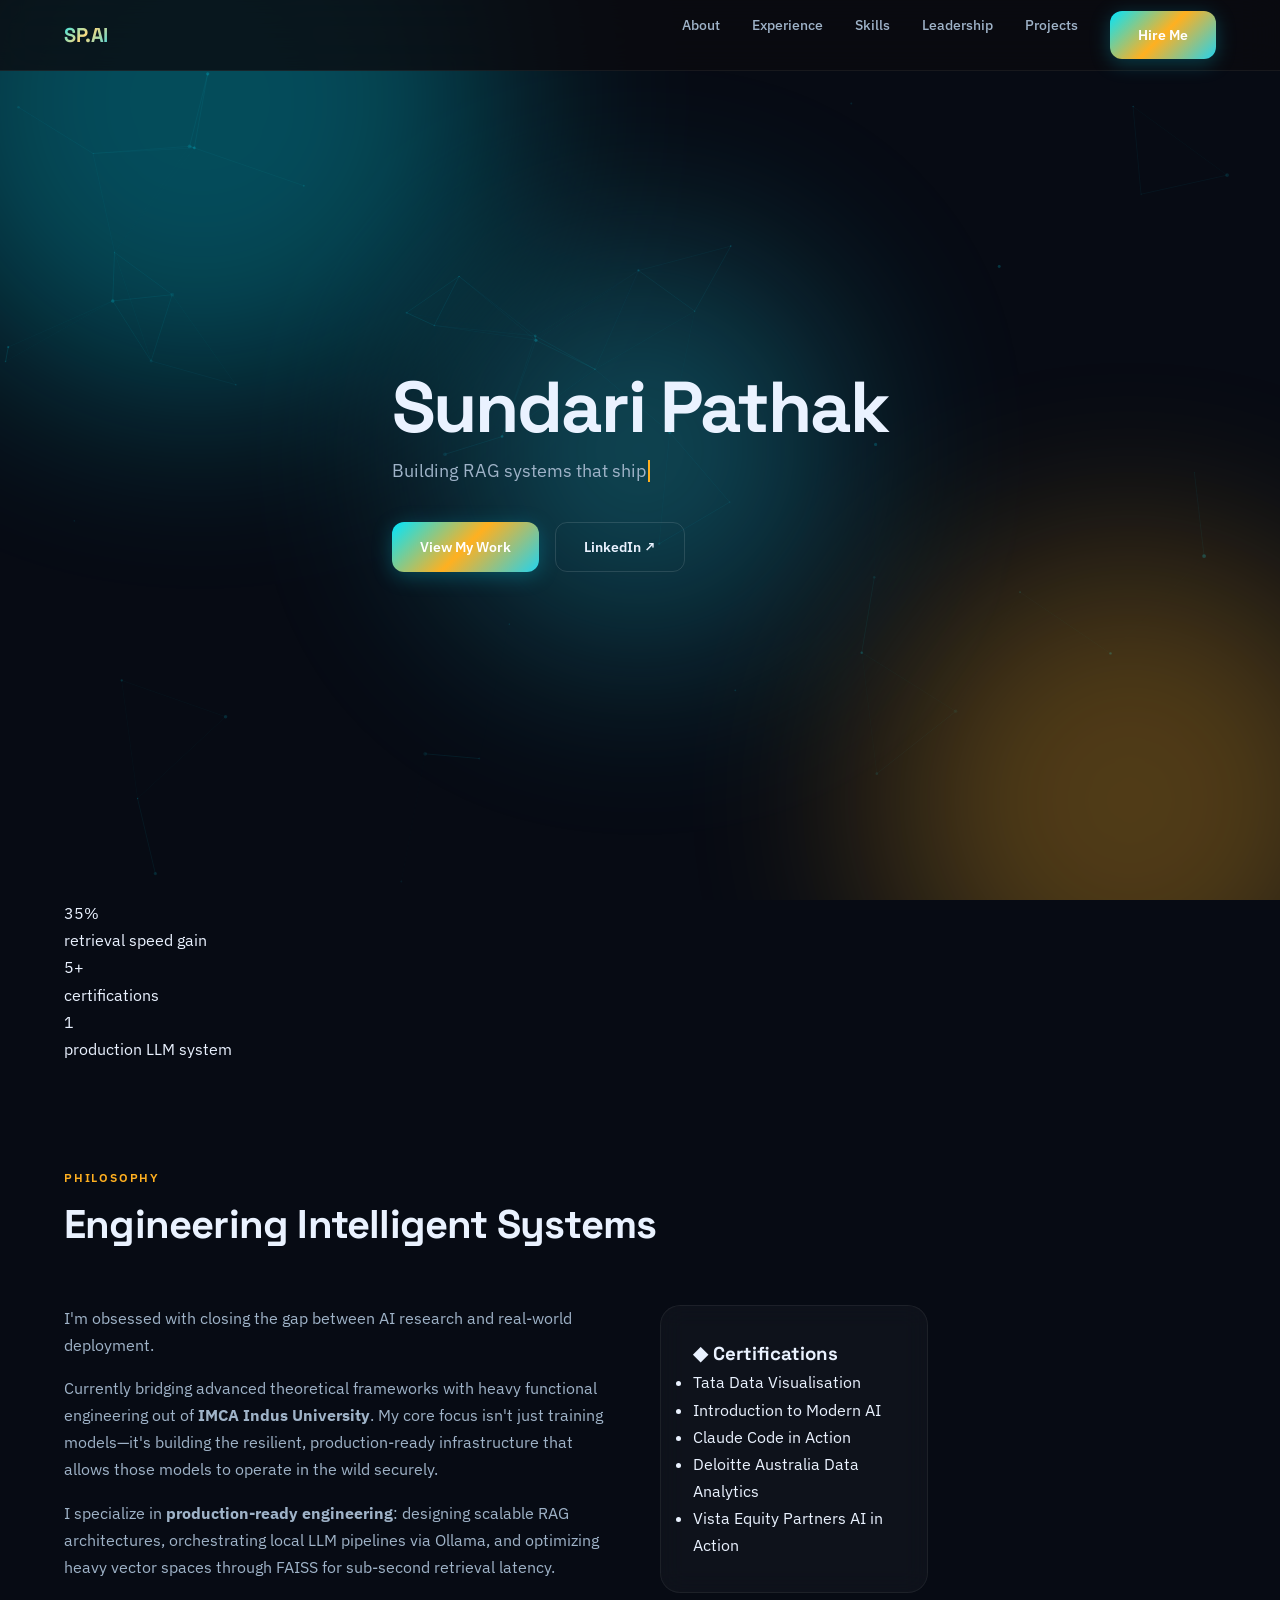
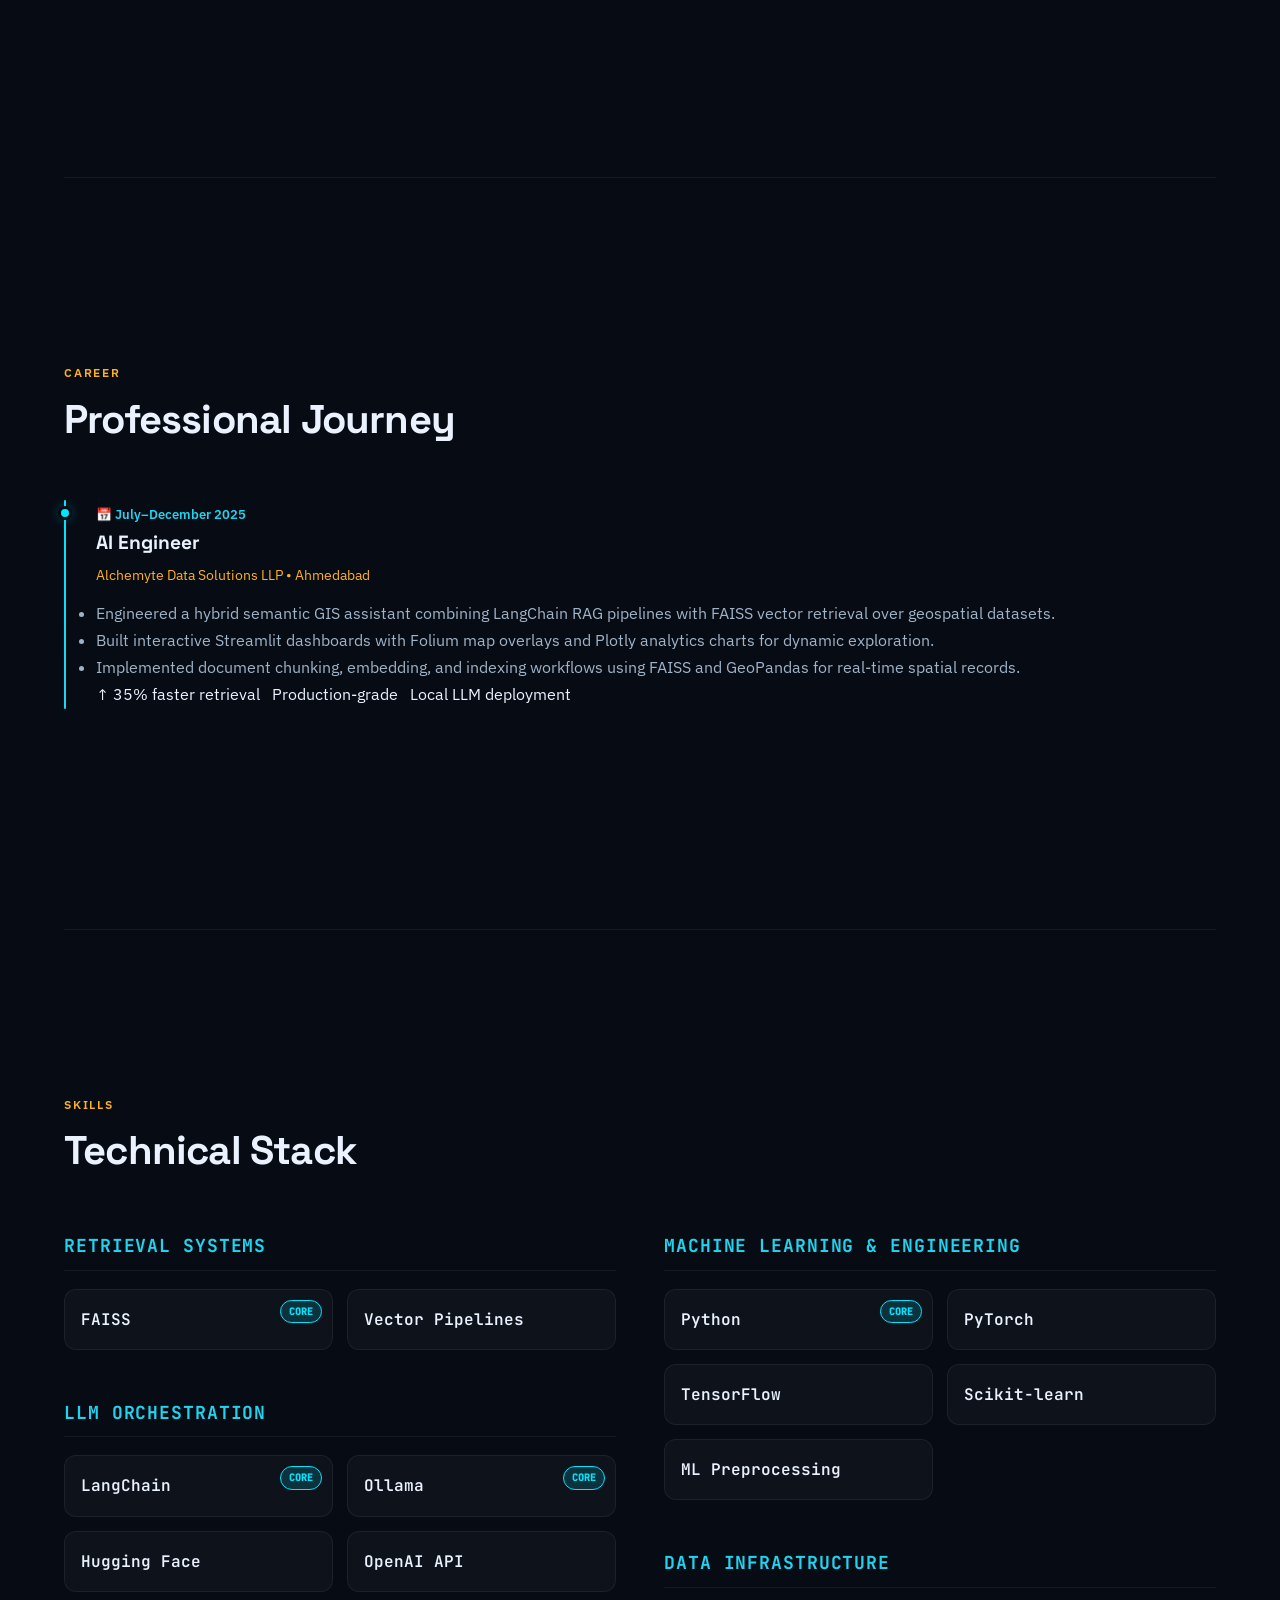
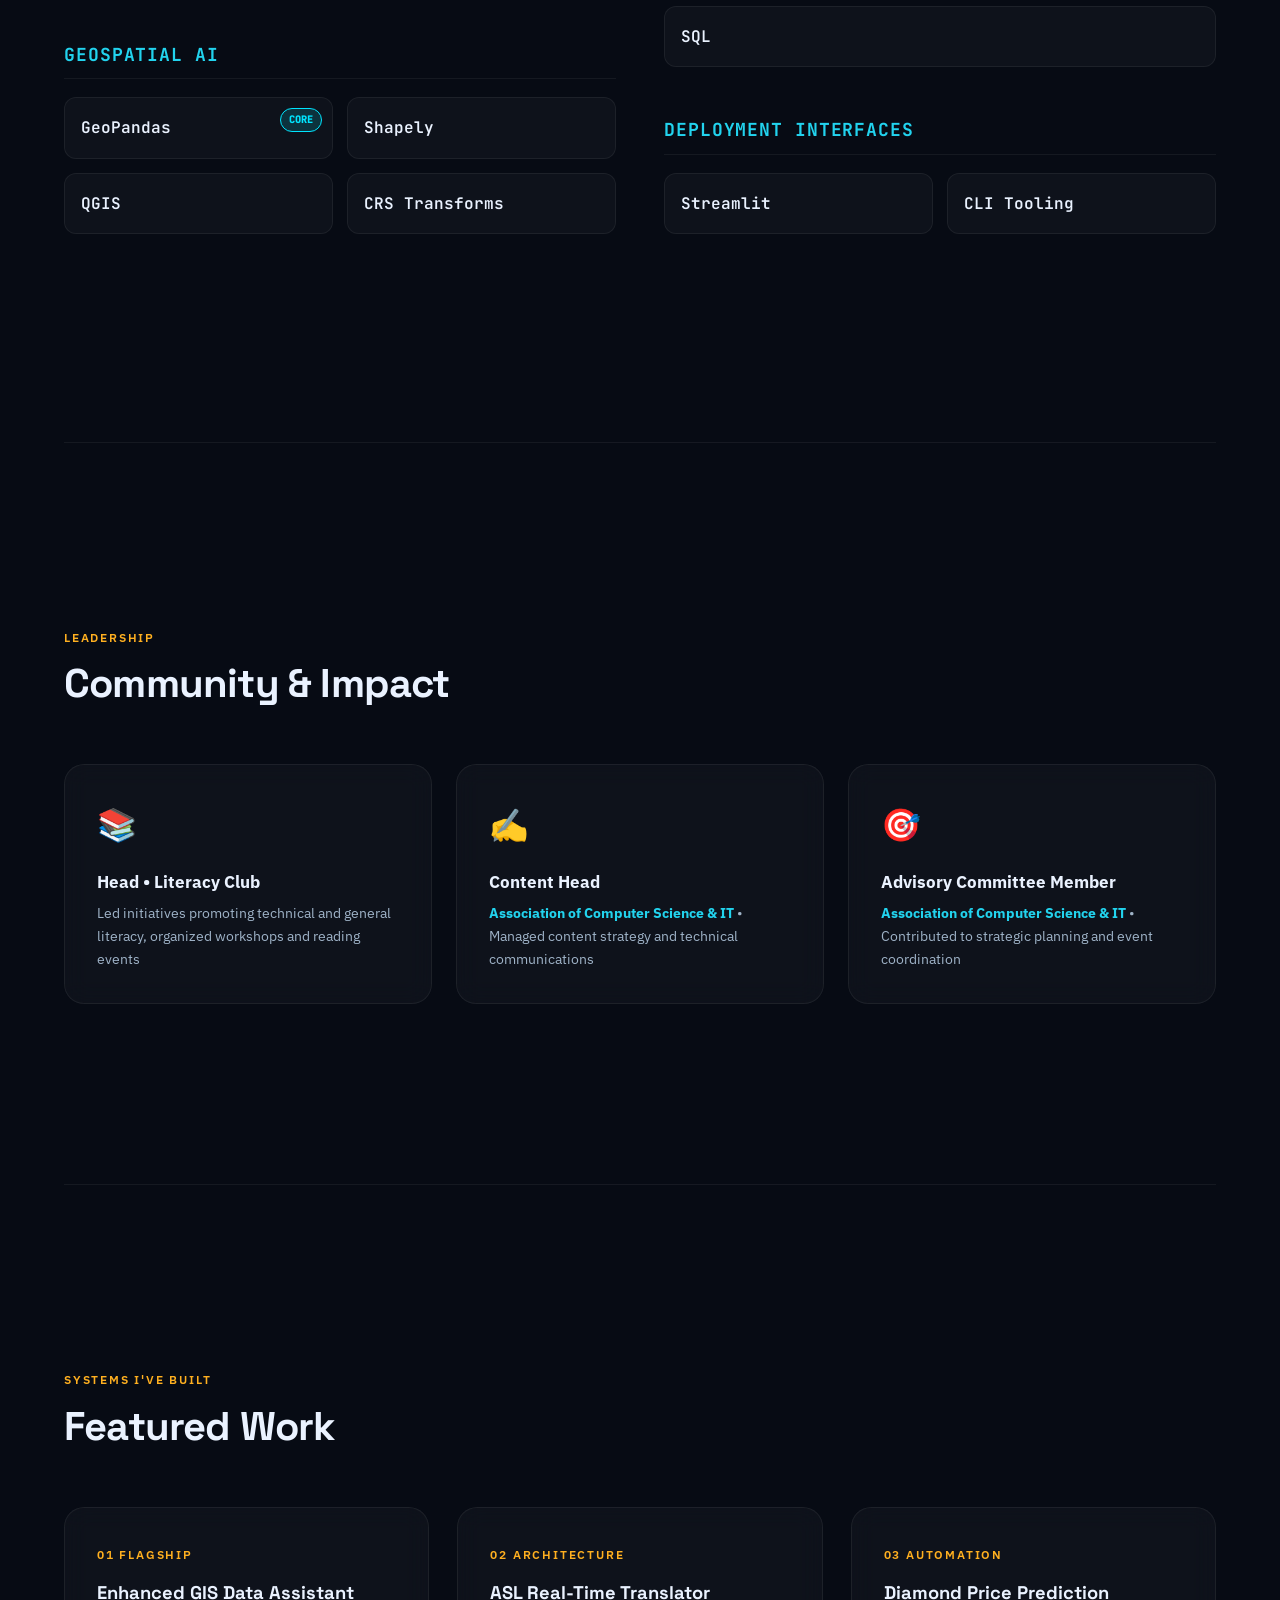
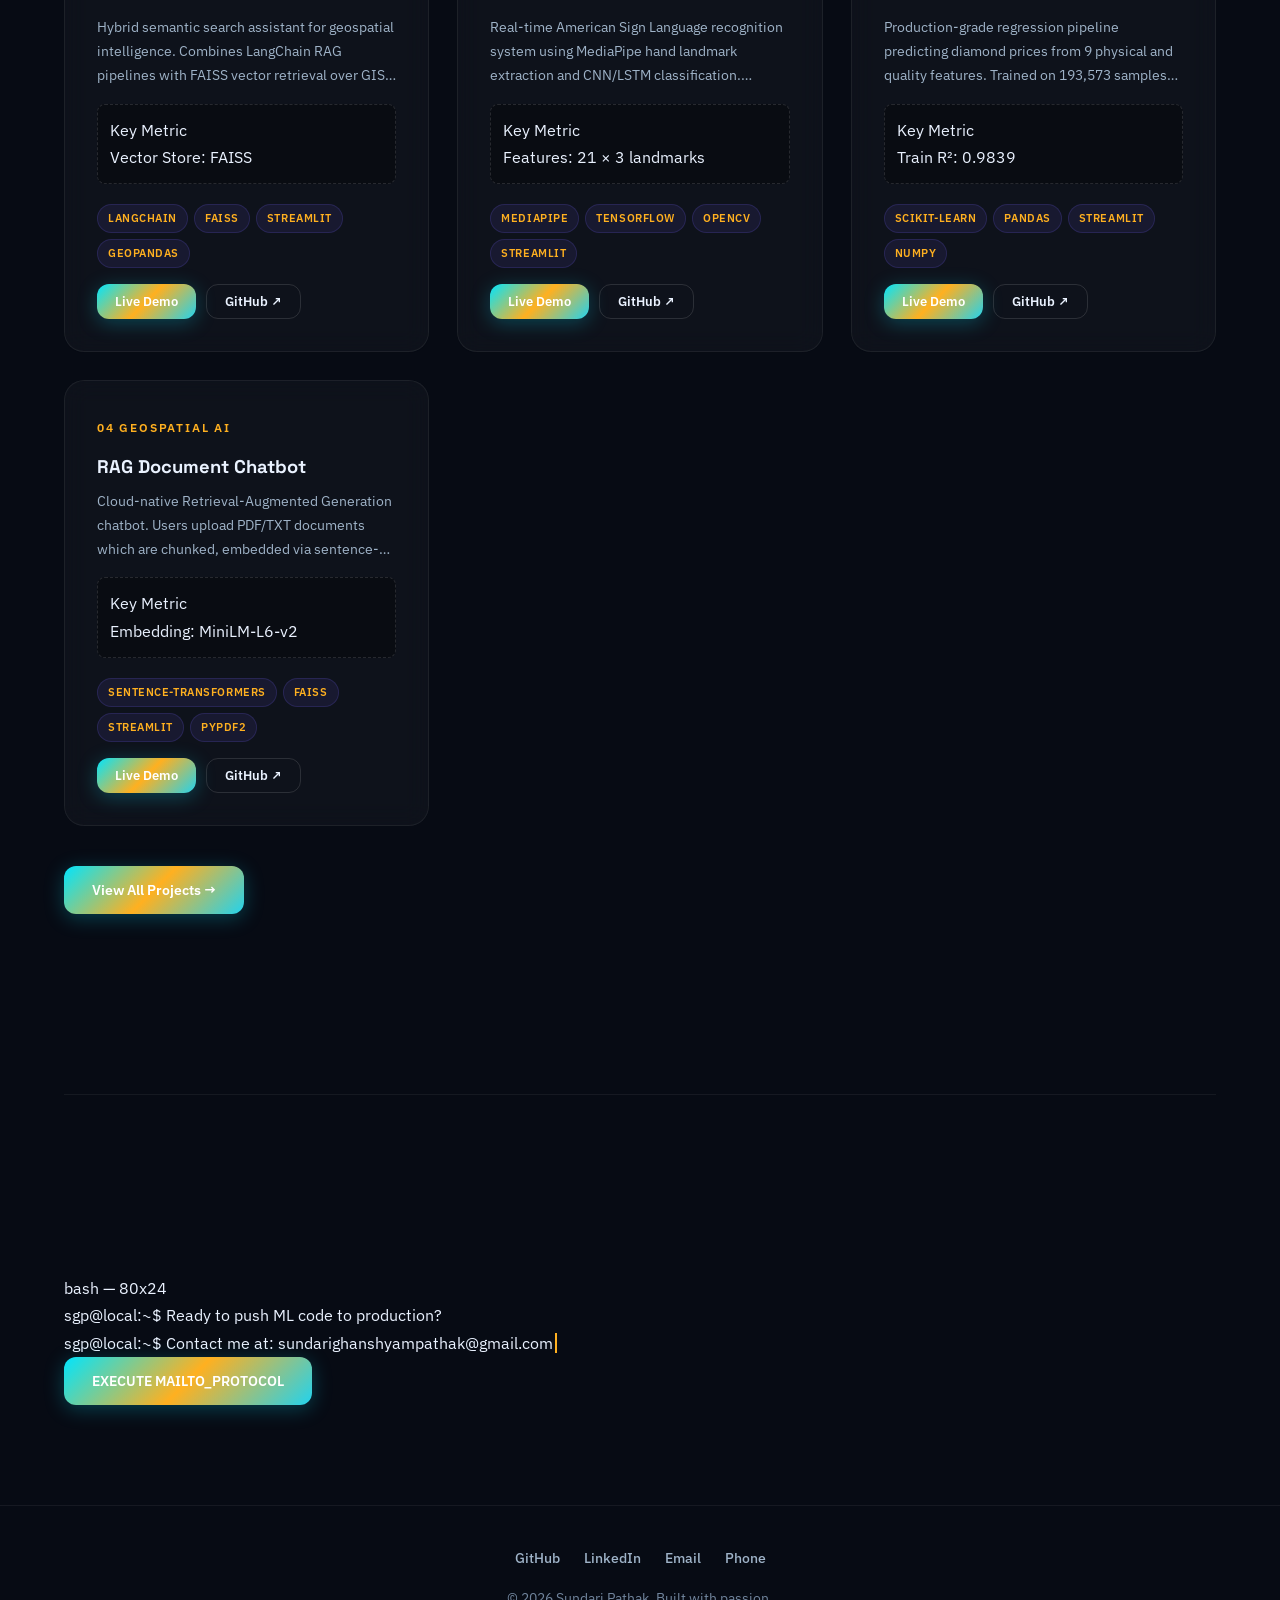
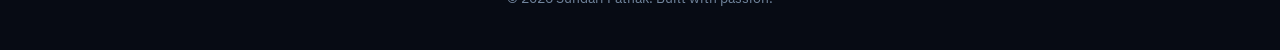
<file: index.html>
<!DOCTYPE html>
<html lang="en">
<head>
  <meta charset="UTF-8">
  <meta name="viewport" content="width=device-width, initial-scale=1.0">
  <title>Sundari Pathak — AI Engineer</title>
  <meta name="description" content="Portfolio of Sundari Pathak — AI Engineer specializing in Retrieval-Augmented Generation, semantic search, geospatial AI, and production ML pipelines.">
  <link rel="stylesheet" href="style.css">
</head>
<body>

<!-- Particle Canvas -->
<canvas id="particleCanvas"></canvas>

<!-- Background Orbs -->
<div class="bg-orbs">
  <div class="bg-orb bg-orb--1"></div>
  <div class="bg-orb bg-orb--2"></div>
  <div class="bg-orb bg-orb--3"></div>
</div>

<!-- Scroll Progress -->
<div class="scroll-progress" id="scrollProgress"></div>

<!-- ═══ NAVIGATION ═══ -->
<nav class="navbar" id="navbar">
  <div class="navbar__inner">
    <a href="index.html" class="navbar__brand">SP.AI</a>
    <ul class="navbar__links" id="navLinks">
      <li><a href="#about" class="navbar__link">About</a></li>
      <li><a href="#experience" class="navbar__link">Experience</a></li>
      <li><a href="#skills" class="navbar__link">Skills</a></li>
      <li><a href="#leadership" class="navbar__link">Leadership</a></li>
      <li><a href="projects.html" class="navbar__link">Projects</a></li>
      <li><a href="#contact" class="btn btn--primary btn--hire">Hire Me</a></li>
    </ul>
    <button class="navbar__mobile-toggle" id="mobileToggle" aria-label="Toggle menu">☰</button>
  </div>
</nav>

<!-- ═══ HERO ═══ -->
<section class="hero neural-canvas" id="hero">
  <div class="hero__grid-overlay"></div>
  
  <div class="container">
    <div class="hero__content">
      <h1 class="hero__title">
        Sundari Pathak
      </h1>
      <p class="hero__subtitle" id="heroSubtitle"></p>
      
      <div class="hero__actions">
        <a href="projects.html" class="btn btn--primary" id="btnProjects">
          View My Work
        </a>
        <a href="https://www.linkedin.com/in/sundari-pathak-920490341" target="_blank" rel="noopener" class="btn btn--outline" id="btnLinkedIn">
          LinkedIn ↗
        </a>
      </div>
    </div>
  </div>
</section>

<!-- ═══ IMPACT METRICS ═══ -->
<section class="impact-stripe" id="impact">
  <div class="container">
    <div class="impact-grid stagger-children fade-in">
      <div class="stat-item">
        <div class="stat-value text-accent-1">35%</div>
        <div class="stat-label">retrieval speed gain</div>
      </div>
      <div class="stat-item">
        <div class="stat-value text-accent-2">5+</div>
        <div class="stat-label">certifications</div>
      </div>
      <div class="stat-item">
        <div class="stat-value text-accent-3">1</div>
        <div class="stat-label">production LLM system</div>
      </div>
    </div>
  </div>
</section>

<!-- ═══ ABOUT ═══ -->
<section class="section" id="about">
  <div class="container">
    <div class="section__header fade-in">
      <span class="section__label">Philosophy</span>
      <h2 class="section__title">Engineering Intelligent Systems</h2>
    </div>
    <div class="about__grid">
      <div class="about__text fade-in-left">
        <p>
          I'm obsessed with closing the gap between AI research and real-world deployment.
        </p>
        <p>
          Currently bridging advanced theoretical frameworks with heavy functional engineering out of <strong>IMCA Indus University</strong>. My core focus isn't just training models—it's building the resilient, production-ready infrastructure that allows those models to operate in the wild securely.
        </p>
        <p>
          I specialize in <strong>production-ready engineering</strong>: designing scalable RAG architectures, orchestrating local LLM pipelines via Ollama, and optimizing heavy vector spaces through FAISS for sub-second retrieval latency.
        </p>
      </div>
      <div class="about__stats fade-in-right">
        <div class="glass-card cert-card">
          <h3>◆ Certifications</h3>
          <ul class="cert-list">
            <li class="cert-item">Tata Data Visualisation</li>
            <li class="cert-item">Introduction to Modern AI</li>
            <li class="cert-item">Claude Code in Action</li>
            <li class="cert-item">Deloitte Australia Data Analytics</li>
            <li class="cert-item">Vista Equity Partners AI in Action</li>
          </ul>
        </div>
      </div>
    </div>
  </div>
</section>

<div class="container"><div class="divider"></div></div>


<!-- ═══ EXPERIENCE ═══ -->
<section class="section" id="experience">
  <div class="container">
    <div class="section__header fade-in">
      <span class="section__label">Career</span>
      <h2 class="section__title">Professional Journey</h2>
    </div>
    
    <div class="timeline fade-in">
      
      <!-- Alchemyte Entry -->
      <div class="timeline__item">
        <span class="timeline__date">📅 July–December 2025</span>
        <h3 class="timeline__title">AI Engineer</h3>
        <div class="timeline__company">Alchemyte Data Solutions LLP • Ahmedabad</div>
        
        <ul class="cert-list" style="color: var(--text-secondary);">
          <li class="cert-item">Engineered a hybrid semantic GIS assistant combining LangChain RAG pipelines with FAISS vector retrieval over geospatial datasets.</li>
          <li class="cert-item">Built interactive Streamlit dashboards with Folium map overlays and Plotly analytics charts for dynamic exploration.</li>
          <li class="cert-item">Implemented document chunking, embedding, and indexing workflows using FAISS and GeoPandas for real-time spatial records.</li>
        </ul>

        <div class="hero__actions" style="justify-content: flex-start; gap: 12px;">
          <span class="badge badge--success">↑ 35% faster retrieval</span>
          <span class="badge badge--accent-2">Production-grade</span>
          <span class="badge badge--accent-1">Local LLM deployment</span>
        </div>
      </div>
      
    </div>
  </div>
</section>

<div class="container"><div class="divider"></div></div>

<!-- ═══ SKILLS ═══ -->
<section class="section" id="skills">
  <div class="container">
    <div class="section__header fade-in">
      <span class="section__label">Skills</span>
      <h2 class="section__title">Technical Stack</h2>
    </div>
    <div class="skills-wrapper fade-in">
      
      <!-- LEFT COLUMN -->
      <div class="skills-column">
        
        <!-- Category 1: Retrieval Systems -->
        <div class="skill-category">
          <h3>Retrieval Systems</h3>
          <div class="skill-grid">
            <div class="skill-card">
              <span>FAISS</span>
              <span class="core-badge">CORE</span>
            </div>
            <div class="skill-card">
              <span>Vector Pipelines</span>
            </div>
          </div>
        </div>

        <!-- Category 2: LLM Orchestration -->
        <div class="skill-category">
          <h3>LLM Orchestration</h3>
          <div class="skill-grid">
            <div class="skill-card">
              <span>LangChain</span>
              <span class="core-badge">CORE</span>
            </div>
            <div class="skill-card">
              <span>Ollama</span>
              <span class="core-badge">CORE</span>
            </div>
            <div class="skill-card">
              <span>Hugging Face</span>
            </div>
            <div class="skill-card">
              <span>OpenAI API</span>
            </div>
          </div>
        </div>

        <!-- Category 3: Geospatial AI -->
        <div class="skill-category">
          <h3>Geospatial AI</h3>
          <div class="skill-grid">
            <div class="skill-card">
              <span>GeoPandas</span>
              <span class="core-badge">CORE</span>
            </div>
            <div class="skill-card">
              <span>Shapely</span>
            </div>
            <div class="skill-card">
              <span>QGIS</span>
            </div>
            <div class="skill-card">
              <span>CRS Transforms</span>
            </div>
          </div>
        </div>

      </div>

      <!-- RIGHT COLUMN -->
      <div class="skills-column">
        
        <!-- Category 4: Machine Learning & Engineering -->
        <div class="skill-category">
          <h3>Machine Learning & Engineering</h3>
          <div class="skill-grid">
            <div class="skill-card">
              <span>Python</span>
              <span class="core-badge">CORE</span>
            </div>
            <div class="skill-card">
              <span>PyTorch</span>
            </div>
            <div class="skill-card">
              <span>TensorFlow</span>
            </div>
            <div class="skill-card">
              <span>Scikit-learn</span>
            </div>
            <div class="skill-card">
              <span>ML Preprocessing</span>
            </div>
          </div>
        </div>

        <!-- Category 5: Data Infrastructure -->
        <div class="skill-category">
          <h3>Data Infrastructure</h3>
          <div class="skill-grid">
            <div class="skill-card">
              <span>SQL</span>
            </div>
          </div>
        </div>

        <!-- Category 6: Deployment Interfaces -->
        <div class="skill-category">
          <h3>Deployment Interfaces</h3>
          <div class="skill-grid">
            <div class="skill-card">
              <span>Streamlit</span>
            </div>
            <div class="skill-card">
              <span>CLI Tooling</span>
            </div>
          </div>
        </div>

      </div>
      
    </div>
  </div>
</section>

<div class="container"><div class="divider"></div></div>

<!-- ═══ LEADERSHIP ═══ -->
<section class="section" id="leadership">
  <div class="container">
    <div class="section__header fade-in">
      <span class="section__label">Leadership</span>
      <h2 class="section__title">Community & Impact</h2>
    </div>

    <div class="leadership__grid stagger-children fade-in">
      <div class="glass-card">
        <div class="leadership-card__icon">📚</div>
        <div class="leadership-card__role">Head • Literacy Club</div>
        <div class="leadership-card__org">Led initiatives promoting technical and general literacy, organized workshops and reading events</div>
      </div>
      <div class="glass-card">
        <div class="leadership-card__icon">✍️</div>
        <div class="leadership-card__role">Content Head</div>
        <div class="leadership-card__org"><strong>Association of Computer Science & IT</strong> • Managed content strategy and technical communications</div>
      </div>
      <div class="glass-card">
        <div class="leadership-card__icon">🎯</div>
        <div class="leadership-card__role">Advisory Committee Member</div>
        <div class="leadership-card__org"><strong>Association of Computer Science & IT</strong> • Contributed to strategic planning and event coordination</div>
      </div>
    </div>
  </div>
</section>

<div class="container"><div class="divider"></div></div>

<!-- ═══ FEATURED PROJECTS PREVIEW ═══ -->
<section class="section" id="projects-preview">
  <div class="container">
    <div class="section__header fade-in">
      <span class="section__label">Systems I've Built</span>
      <h2 class="section__title">Featured Work</h2>
    </div>

    <div class="projects__grid stagger-children fade-in" id="featuredProjects">
      <!-- Dynamically loaded from projects.json -->
    </div>
    
    <div class="hero__actions fade-in" style="margin-top: 40px;">
      <a href="projects.html" class="btn btn--primary" id="btnAllProjects">View All Projects →</a>
    </div>
  </div>
</section>

<div class="container"><div class="divider"></div></div>

<!-- ═══ CONTACT ═══ -->
<section class="section" id="contact">
  <div class="container">
    <div class="terminal-box terminal-box--contact fade-in">
      <div class="terminal-header">
        <div class="terminal-dot terminal-dot--red"></div>
        <div class="terminal-dot terminal-dot--yellow"></div>
        <div class="terminal-dot terminal-dot--green"></div>
        <span class="terminal-header__meta">bash — 80x24</span>
      </div>
      <div class="terminal-body">
        <div class="terminal-line">
          <span class="terminal-prompt">sgp@local:~$</span>
          <span>Ready to push ML code to production?</span>
        </div>
        <div class="terminal-line terminal-line--final">
          <span class="terminal-prompt">sgp@local:~$</span>
          <span>Contact me at: <a href="mailto:sundarighanshyampathak@gmail.com" class="terminal-link">sundarighanshyampathak@gmail.com</a><span class="typing-cursor"></span></span>
        </div>
        
        <a href="mailto:sundarighanshyampathak@gmail.com" class="btn btn--primary btn--terminal-call">
          EXECUTE MAILTO_PROTOCOL
        </a>
      </div>
    </div>
  </div>
</section>

<!-- ═══ FOOTER ═══ -->
<footer class="footer">
  <div class="container">
    <div class="footer__links">
      <a href="https://github.com/SGP23" class="footer__link" target="_blank" rel="noopener noreferrer">GitHub</a>
      <a href="https://www.linkedin.com/in/sundari-pathak-920490341" class="footer__link" target="_blank" rel="noopener noreferrer">LinkedIn</a>
      <a href="mailto:sundarighanshyampathak@gmail.com" class="footer__link" target="_blank" rel="noopener noreferrer">Email</a>
      <a href="tel:+919726719978" class="footer__link" target="_blank" rel="noopener noreferrer">Phone</a>
    </div>
    <p class="footer__text">© 2026 Sundari Pathak. Built with passion.</p>
  </div>
</footer>

<script>
// ═══════════════════════════════════════════
// PARTICLE SYSTEM
// ═══════════════════════════════════════════
(function() {
  const canvas = document.getElementById('particleCanvas');
  const ctx = canvas.getContext('2d');
  let particles = [];
  let animFrame;

  function resize() {
    canvas.width = window.innerWidth;
    canvas.height = window.innerHeight;
  }

  function createParticles() {
    particles = [];
    const count = Math.min(60, Math.floor(window.innerWidth / 25));
    for (let i = 0; i < count; i++) {
      particles.push({
        x: Math.random() * canvas.width,
        y: Math.random() * canvas.height,
        vx: (Math.random() - 0.5) * 0.3,
        vy: (Math.random() - 0.5) * 0.3,
        r: Math.random() * 1.5 + 0.5,
        alpha: Math.random() * 0.3 + 0.1
      });
    }
  }

  function draw() {
    ctx.clearRect(0, 0, canvas.width, canvas.height);
    for (let i = 0; i < particles.length; i++) {
      const p = particles[i];
      p.x += p.vx;
      p.y += p.vy;

      if (p.x < 0) p.x = canvas.width;
      if (p.x > canvas.width) p.x = 0;
      if (p.y < 0) p.y = canvas.height;
      if (p.y > canvas.height) p.y = 0;

      ctx.beginPath();
      ctx.arc(p.x, p.y, p.r, 0, Math.PI * 2);
      ctx.fillStyle = `rgba(0, 229, 255, ${p.alpha * 0.6})`;
      ctx.fill();

      // Connect nearby particles (Neural logic)
      for (let j = i + 1; j < particles.length; j++) {
        const p2 = particles[j];
        const dx = p.x - p2.x;
        const dy = p.y - p2.y;
        const dist = Math.sqrt(dx * dx + dy * dy);
        if (dist < 150) {
          ctx.beginPath();
          ctx.moveTo(p.x, p.y);
          ctx.lineTo(p2.x, p2.y);
          ctx.strokeStyle = `rgba(0, 229, 255, ${0.15 * (1 - dist / 150)})`;
          ctx.lineWidth = 0.8;
          ctx.stroke();
        }
      }
    }
    animFrame = requestAnimationFrame(draw);
  }

  resize();
  createParticles();
  draw();

  window.addEventListener('resize', () => {
    resize();
    createParticles();
  });
})();

// ═══════════════════════════════════════════
// TYPING ANIMATION (ROTATING)
// ═══════════════════════════════════════════
(function() {
  const el = document.getElementById('heroSubtitle');
  const phrases = [
    "Building RAG systems that ship",
    "LangChain · FAISS · Ollama",
    "Geospatial AI architect",
    "#AiforINDIA"
  ];
  let i = 0;
  let phraseIndex = 0;
  let isDeleting = false;

  function type() {
    const currentPhrase = phrases[phraseIndex];
    
    if (isDeleting) {
      el.innerHTML = currentPhrase.slice(0, i) + '<span class="typing-cursor"></span>';
      i--;
      if (i < 0) {
        isDeleting = false;
        phraseIndex = (phraseIndex + 1) % phrases.length;
        setTimeout(type, 300);
      } else {
        setTimeout(type, 30);
      }
    } else {
      el.innerHTML = currentPhrase.slice(0, i) + '<span class="typing-cursor"></span>';
      i++;
      if (i > currentPhrase.length) {
        isDeleting = true;
        setTimeout(type, 2000); // Pause at end of word
      } else {
        setTimeout(type, 50);
      }
    }
  }

  // Start after page loads
  setTimeout(type, 600);
})();

// ═══════════════════════════════════════════
// SCROLL-TRIGGERED ANIMATIONS
// ═══════════════════════════════════════════
(function() {
  const observer = new IntersectionObserver((entries) => {
    entries.forEach(entry => {
      if (entry.isIntersecting) {
        entry.target.classList.add('visible');
      }
    });
  }, {
    threshold: 0.1,
    rootMargin: '0px 0px -40px 0px'
  });

  document.querySelectorAll('.fade-in, .fade-in-left, .fade-in-right, .fade-in-scale, .stagger-children').forEach(el => {
    observer.observe(el);
  });
})();

// ═══════════════════════════════════════════
// ANIMATED COUNTERS
// ═══════════════════════════════════════════
(function() {
  const counters = document.querySelectorAll('[data-count]');
  const counterObserver = new IntersectionObserver((entries) => {
    entries.forEach(entry => {
      if (entry.isIntersecting && !entry.target.dataset.counted) {
        entry.target.dataset.counted = 'true';
        const target = parseInt(entry.target.dataset.count);
        const suffix = entry.target.parentElement.querySelector('.stat-card__label')?.textContent.includes('%') ? '%' : '+';
        let current = 0;
        const step = Math.max(1, Math.floor(target / 40));
        const timer = setInterval(() => {
          current += step;
          if (current >= target) {
            current = target;
            clearInterval(timer);
          }
          entry.target.textContent = current + (current === target ? (suffix === '%' ? '%' : '+') : '');
        }, 30);
      }
    });
  }, { threshold: 0.5 });

  counters.forEach(c => counterObserver.observe(c));
})();

// ═══════════════════════════════════════════
// SCROLL PROGRESS BAR & ACTIVE SECTION HIGHLIGHT
// ═══════════════════════════════════════════
window.addEventListener('scroll', () => {
  // Scroll Progress
  const scrollTop = window.scrollY;
  const docHeight = document.documentElement.scrollHeight - window.innerHeight;
  const progress = (scrollTop / docHeight) * 100;
  document.getElementById('scrollProgress').style.width = progress + '%';
  
  // Active Section Highlight (ScrollSpy)
  const sections = document.querySelectorAll('section[id]');
  const navLinks = document.querySelectorAll('.navbar__link');
  
  let current = '';
  sections.forEach(section => {
    const sectionTop = section.offsetTop;
    if (window.scrollY >= (sectionTop - 150)) {
      current = section.getAttribute('id');
    }
  });

  navLinks.forEach(link => {
    link.classList.remove('navbar__link--active');
    if (link.getAttribute('href') === `#${current}`) {
      link.classList.add('navbar__link--active');
    }
  });
});

// ═══════════════════════════════════════════
// MOBILE NAV & NAVBAR SCROLL
// ═══════════════════════════════════════════
document.getElementById('mobileToggle').addEventListener('click', function() {
  document.getElementById('navLinks').classList.toggle('navbar__links--open');
});

window.addEventListener('scroll', () => {
  document.getElementById('navbar').style.background =
    window.scrollY > 50 ? 'rgba(10,10,15,0.95)' : 'rgba(10,10,15,0.8)';
});

// Close mobile nav on link click
document.querySelectorAll('.navbar__link').forEach(link => {
  link.addEventListener('click', () => {
    document.getElementById('navLinks').classList.remove('navbar__links--open');
  });
});

// ═══════════════════════════════════════════
// LOAD FEATURED PROJECTS (max 3)
// ═══════════════════════════════════════════
fetch('projects.json')
  .then(r => r.json())
  .then(projects => {
    const grid = document.getElementById('featuredProjects');
    const badges = ['01 FLAGSHIP', '02 ARCHITECTURE', '03 AUTOMATION', '04 GEOSPATIAL AI'];
    projects.slice(0, 4).forEach((p, i) => {
      const displayMetric = Object.entries(p.evaluation_metrics)[1] || ['Status', 'Active'];
      grid.innerHTML += `
        <a href="project-template.html?id=${p.id}" class="glass-card project-card neural-card">
          <div class="section__label">
            ${badges[i]}
          </div>
          <h3 class="project-card__title">${p.title}</h3>
          <p class="project-card__desc">
            ${p.description.substring(0, 150)}...
          </p>
          
          <div class="impact-grid" style="gap: 12px; margin-bottom: 20px; display: block;">
            <div class="stat-item" style="text-align: left; background: rgba(0,0,0,0.3); padding: 12px; border-radius: 8px; border: 1px dashed var(--border-glass-hover);">
              <div class="stat-label">Key Metric</div>
              <div class="stat-value" style="font-size: 1rem;"><span class="text-accent-2">${displayMetric[0]}:</span> ${displayMetric[1]}</div>
            </div>
          </div>

          <div class="project-card__tech">
            ${p.tech_stack.slice(0, 4).map(t => `<span class="tech-tag">${t}</span>`).join('')}
          </div>
          <div class="project-card__actions">
            ${p.demo_link ? `<button onclick="window.open('${p.demo_link}', '_blank'); event.preventDefault(); event.stopPropagation();" class="btn btn--primary btn--sm" style="border:none;">Live Demo</button>` : ''}
            ${p.github_link ? `<button onclick="window.open('${p.github_link}', '_blank'); event.preventDefault(); event.stopPropagation();" class="btn btn--outline btn--sm">GitHub ↗</button>` : ''}
          </div>
        </a>
      `;
    });
  })
  .catch(() => {
    document.getElementById('featuredProjects').innerHTML = '<p style="color:var(--text-muted);">Projects loading…</p>';
  });
</script>

</body>
</html>
</file>
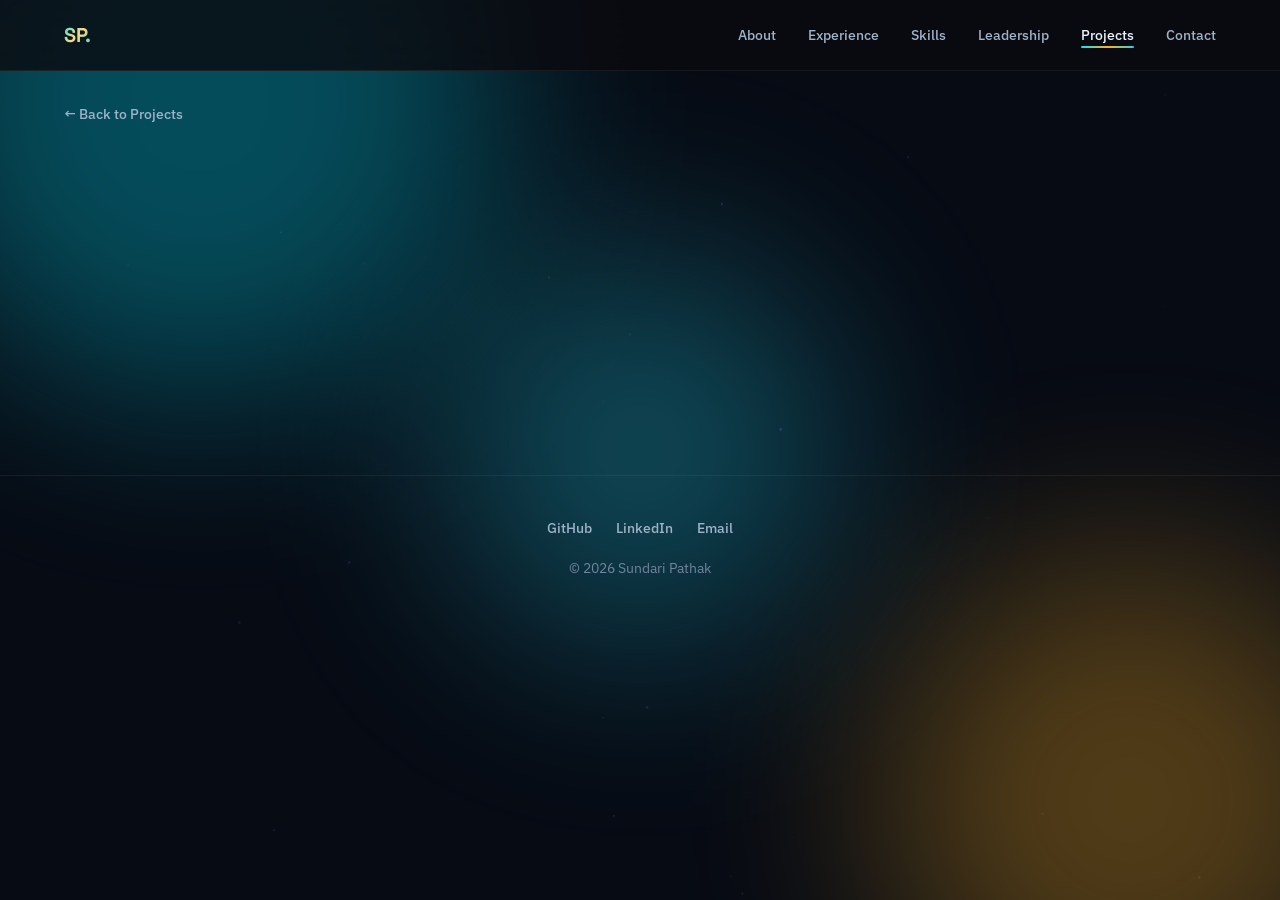
<file: project-template.html>
<!DOCTYPE html>
<html lang="en">

<head>
    <meta charset="UTF-8">
    <meta name="viewport" content="width=device-width, initial-scale=1.0">
    <title>Project Details — Sundari Pathak</title>
    <meta name="description" content="Detailed project page — Sundari Pathak AI/ML Portfolio">
    <link rel="stylesheet" href="style.css">
</head>

<body>

    <canvas id="particleCanvas"></canvas>

    <div class="bg-orbs">
        <div class="bg-orb bg-orb--1"></div>
        <div class="bg-orb bg-orb--2"></div>
        <div class="bg-orb bg-orb--3"></div>
    </div>

    <div class="scroll-progress" id="scrollProgress"></div>

    <!-- Navigation -->
    <nav class="navbar" id="navbar">
        <div class="navbar__inner">
            <a href="index.html" class="navbar__brand">SP.</a>
            <ul class="navbar__links" id="navLinks">
                <li><a href="index.html#about" class="navbar__link">About</a></li>
                <li><a href="index.html#experience" class="navbar__link">Experience</a></li>
                <li><a href="index.html#skills" class="navbar__link">Skills</a></li>
                <li><a href="index.html#leadership" class="navbar__link">Leadership</a></li>
                <li><a href="projects.html" class="navbar__link navbar__link--active">Projects</a></li>
                <li><a href="index.html#contact" class="navbar__link">Contact</a></li>
            </ul>
            <button class="navbar__mobile-toggle" id="mobileToggle" aria-label="Toggle menu">☰</button>
        </div>
    </nav>

    <!-- Project Detail -->
    <section class="project-detail" id="projectDetail">
        <div class="container">
            <a href="projects.html" class="back-link">← Back to Projects</a>

            <div class="project-detail__hero fade-in" id="detailHero">
                <!-- Dynamically populated -->
            </div>

            <div class="project-detail__content" id="detailContent">
                <!-- Dynamically populated -->
            </div>
        </div>
    </section>

    <!-- Footer -->
    <footer class="footer" style="margin-top:60px;">
        <div class="container">
            <div class="footer__links">
                <a href="https://github.com/SGP23" class="footer__link" target="_blank"
                    rel="noopener noreferrer">GitHub</a>
                <a href="https://www.linkedin.com/in/sundari-pathak-920490341" class="footer__link" target="_blank"
                    rel="noopener noreferrer">LinkedIn</a>
                <a href="mailto:sundarighanshyampathak@gmail.com" class="footer__link" target="_blank" rel="noopener noreferrer">Email</a>
            </div>
            <p class="footer__text">© 2026 Sundari Pathak</p>
        </div>
    </footer>

    <script>
        const ACCENT_COLORS = ['#6c5ce7', '#a855f7', '#06b6d4'];

        function getProjectId() {
            const params = new URLSearchParams(window.location.search);
            return parseInt(params.get('id'), 10);
        }

        function animateValue(element, target, suffix) {
            const isNumber = !isNaN(parseFloat(target));
            if (!isNumber) {
                element.textContent = target;
                return;
            }
            const num = parseFloat(target);
            const isFloat = target.includes('.');
            let current = 0;
            const duration = 1500;
            const start = performance.now();

            function update(now) {
                const elapsed = now - start;
                const progress = Math.min(elapsed / duration, 1);
                // Ease out cubic
                const eased = 1 - Math.pow(1 - progress, 3);
                current = num * eased;

                if (isFloat) {
                    element.textContent = current.toFixed(target.split('.')[1]?.length || 2) + (suffix || '');
                } else {
                    element.textContent = Math.round(current) + (suffix || '');
                }

                if (progress < 1) {
                    requestAnimationFrame(update);
                } else {
                    element.textContent = target + (suffix || '');
                }
            }
            requestAnimationFrame(update);
        }

        function renderDetail(project, idx) {
            document.title = `${project.title} — Sundari Pathak`;
            const meta = document.querySelector('meta[name="description"]');
            if (meta) meta.content = project.description;

            const color = ACCENT_COLORS[idx % ACCENT_COLORS.length];

            // Hero
            document.getElementById('detailHero').innerHTML = `
    <div class="project-detail__emoji">${project.emoji || '🤖'}</div>
    <h1 class="project-detail__title">${project.title}</h1>
    <p style="color:var(--text-secondary); max-width:600px; margin:0 auto 24px; font-size:1.05rem;">${project.description}</p>
    <div class="project-detail__tech-stack">
      ${project.tech_stack.map(t => `<span class="tech-tag">${t}</span>`).join('')}
    </div>
    <div class="project-detail__actions">
      ${project.demo_link ? `<a href="${project.demo_link}" target="_blank" rel="noopener" class="btn btn--primary"><span>🚀</span> Live Demo</a>` : ''}
      ${project.github_link ? `<a href="${project.github_link}" target="_blank" rel="noopener" class="btn btn--outline"><span>📂</span> GitHub</a>` : ''}
    </div>
  `;

            // Metrics
            const metrics = project.evaluation_metrics || {};
            const metricCards = Object.entries(metrics).map(([k, v], i) => `
    <div class="glass-card metric-card fade-in-scale" style="transition-delay:${i * 0.1}s;">
      <div class="metric-card__value" data-metric-value="${v}">${v}</div>
      <div class="metric-card__label">${k}</div>
    </div>
  `).join('');

            // Content
            document.getElementById('detailContent').innerHTML = `
    <div class="fade-in-left">
      <div class="detail-section">
        <h2 class="detail-section__title">Problem Statement</h2>
        <p class="detail-section__text">${project.problem_statement || 'N/A'}</p>
      </div>
      <div class="detail-section">
        <h2 class="detail-section__title">Dataset Summary</h2>
        <p class="detail-section__text">${project.dataset_summary || 'N/A'}</p>
      </div>
      <div class="detail-section">
        <h2 class="detail-section__title">Model Approach</h2>
        <p class="detail-section__text">${project.model_approach || 'N/A'}</p>
      </div>
    </div>
    <div class="fade-in-right">
      <div class="detail-section">
        <h2 class="detail-section__title">Evaluation Metrics</h2>
        <div class="metric-grid">
          ${metricCards}
        </div>
      </div>
    </div>
  `;

            // Trigger animations
            requestAnimationFrame(() => {
                document.querySelectorAll('.fade-in, .fade-in-left, .fade-in-right, .fade-in-scale').forEach(el => {
                    const obs = new IntersectionObserver((entries) => {
                        entries.forEach(entry => {
                            if (entry.isIntersecting) {
                                entry.target.classList.add('visible');
                            }
                        });
                    }, { threshold: 0.05 });
                    obs.observe(el);
                });

                // Animate metric values
                setTimeout(() => {
                    document.querySelectorAll('[data-metric-value]').forEach(el => {
                        const val = el.dataset.metricValue;
                        if (/^\d/.test(val)) {
                            animateValue(el, val, '');
                        }
                    });
                }, 500);
            });
        }

        function renderError() {
            document.getElementById('detailHero').innerHTML = `
    <h1 class="project-detail__title">Project Not Found</h1>
    <p style="color:var(--text-secondary);">The project you're looking for doesn't exist.</p>
    <a href="projects.html" class="btn btn--primary" style="margin-top:24px;">← Back to Projects</a>
  `;
            document.getElementById('detailContent').innerHTML = '';
        }

        // Load
        const projectId = getProjectId();

        fetch('projects.json')
            .then(r => r.json())
            .then(projects => {
                const project = projects.find(p => p.id === projectId);
                if (project) {
                    renderDetail(project, projectId);
                } else {
                    renderError();
                }
            })
            .catch(() => renderError());

        // Mobile Nav
        document.getElementById('mobileToggle').addEventListener('click', function () {
            document.getElementById('navLinks').classList.toggle('navbar__links--open');
        });

        // Navbar scroll + progress
        window.addEventListener('scroll', () => {
            document.getElementById('navbar').style.background =
                window.scrollY > 50 ? 'rgba(10,10,15,0.95)' : 'rgba(10,10,15,0.8)';
            const scrollTop = window.scrollY;
            const docHeight = document.documentElement.scrollHeight - window.innerHeight;
            const progress = docHeight > 0 ? (scrollTop / docHeight) * 100 : 0;
            document.getElementById('scrollProgress').style.width = progress + '%';
        });

        // Particle canvas (lightweight)
        (function() {
            const canvas = document.getElementById('particleCanvas');
            if (!canvas) return;
            const ctx = canvas.getContext('2d');
            let particles = [];
            function resize() { canvas.width = window.innerWidth; canvas.height = window.innerHeight; }
            function init() {
                particles = [];
                const count = Math.min(35, Math.floor(window.innerWidth / 40));
                for (let i = 0; i < count; i++) {
                    particles.push({
                        x: Math.random() * canvas.width, y: Math.random() * canvas.height,
                        vx: (Math.random() - 0.5) * 0.2, vy: (Math.random() - 0.5) * 0.2,
                        r: Math.random() * 1.2 + 0.3, alpha: Math.random() * 0.2 + 0.05
                    });
                }
            }
            function draw() {
                ctx.clearRect(0, 0, canvas.width, canvas.height);
                for (const p of particles) {
                    p.x += p.vx; p.y += p.vy;
                    if (p.x < 0) p.x = canvas.width; if (p.x > canvas.width) p.x = 0;
                    if (p.y < 0) p.y = canvas.height; if (p.y > canvas.height) p.y = 0;
                    ctx.beginPath(); ctx.arc(p.x, p.y, p.r, 0, Math.PI * 2);
                    ctx.fillStyle = `rgba(168, 85, 247, ${p.alpha})`; ctx.fill();
                }
                requestAnimationFrame(draw);
            }
            resize(); init(); draw();
            window.addEventListener('resize', () => { resize(); init(); });
        })();
    </script>

</body>

</html>
</file>
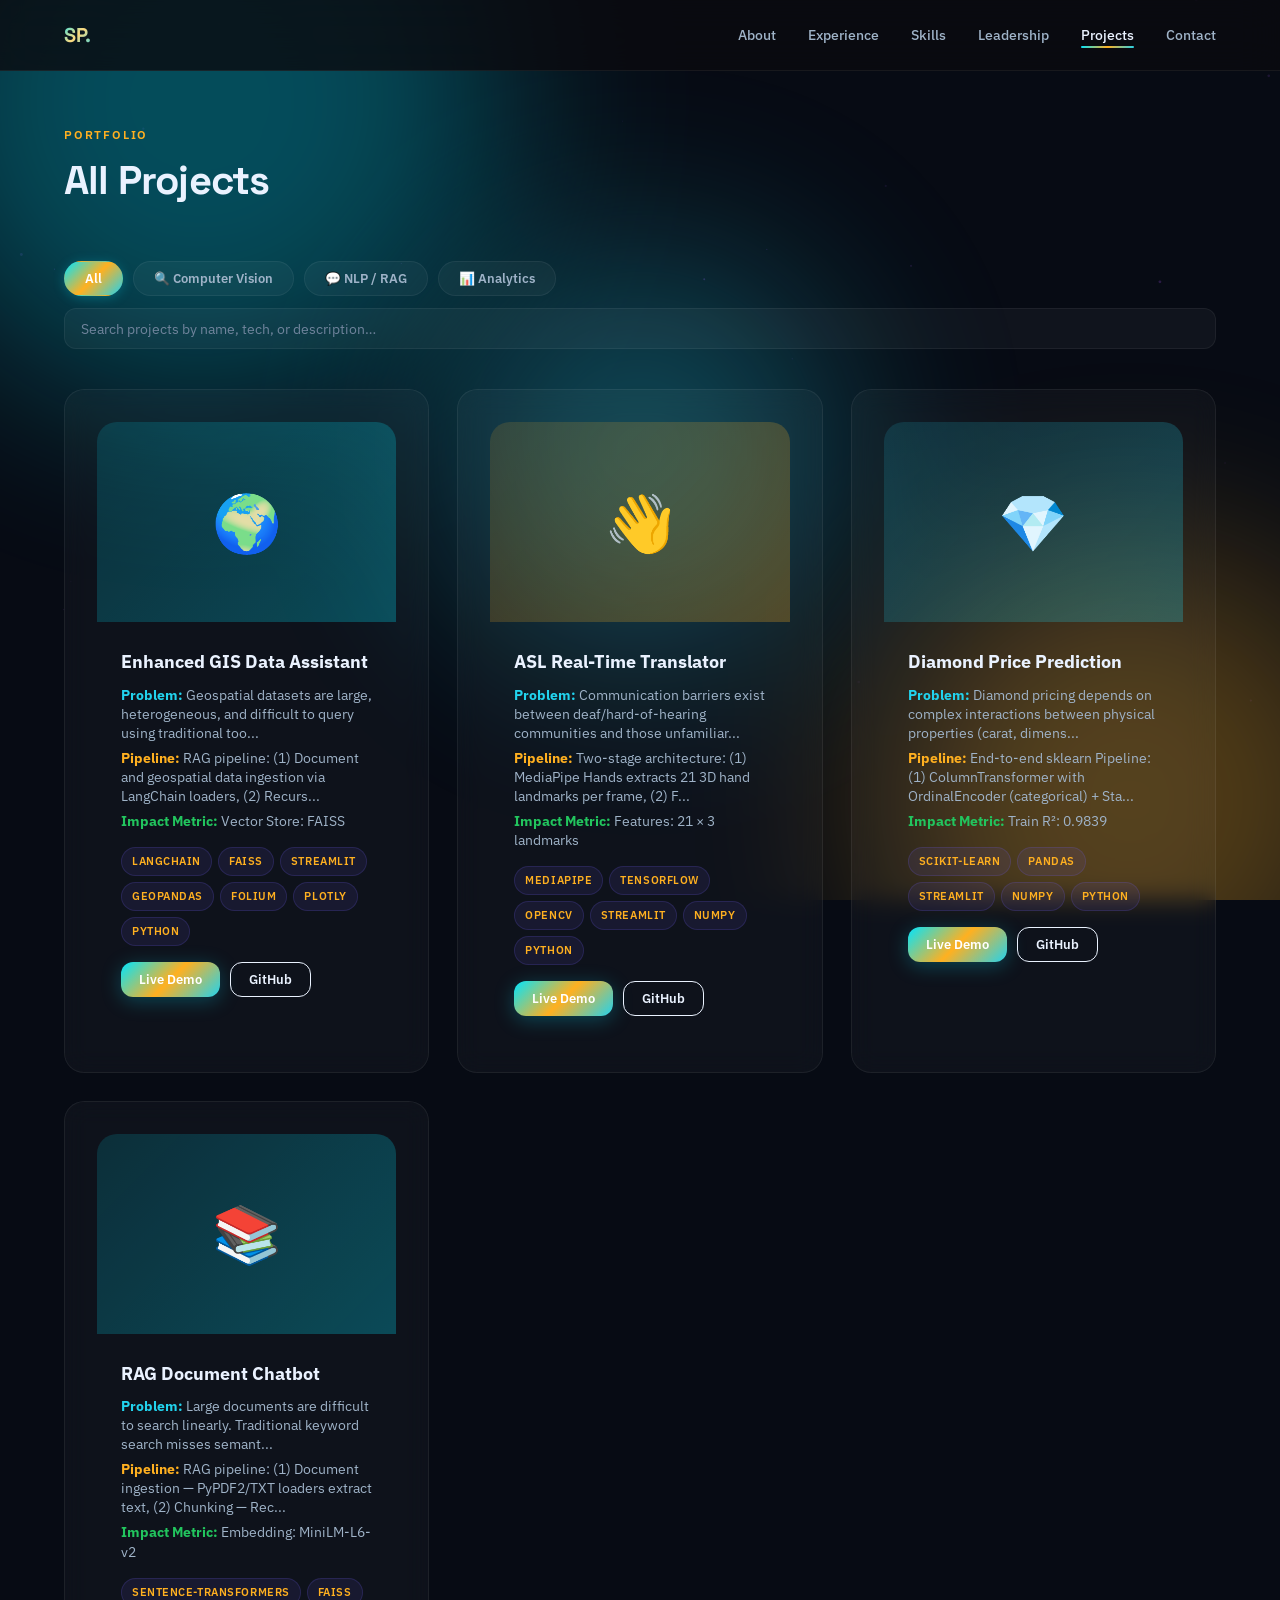
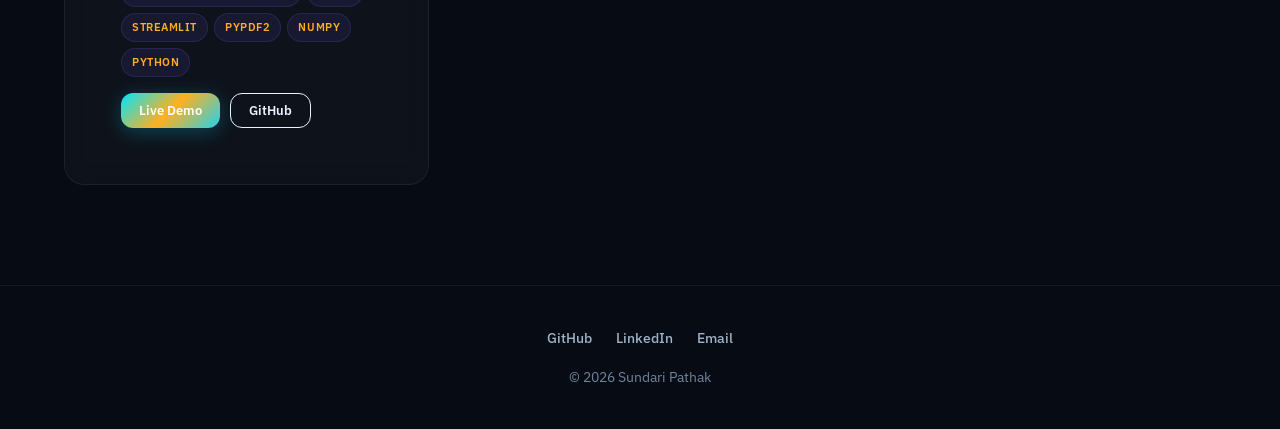
<file: projects.html>
<!DOCTYPE html>
<html lang="en">

<head>
    <meta charset="UTF-8">
    <meta name="viewport" content="width=device-width, initial-scale=1.0">
    <title>Projects — Sundari Pathak</title>
    <meta name="description"
        content="AI/ML projects by Sundari Pathak including ASL Translator, Diamond Price Prediction, and RAG Document Chatbot.">
    <link rel="stylesheet" href="style.css">
</head>

<body>

    <canvas id="particleCanvas"></canvas>

    <div class="bg-orbs">
        <div class="bg-orb bg-orb--1"></div>
        <div class="bg-orb bg-orb--2"></div>
        <div class="bg-orb bg-orb--3"></div>
    </div>

    <div class="scroll-progress" id="scrollProgress"></div>

    <!-- Navigation -->
    <nav class="navbar" id="navbar">
        <div class="navbar__inner">
            <a href="index.html" class="navbar__brand">SP.</a>
            <ul class="navbar__links" id="navLinks">
                <li><a href="index.html#about" class="navbar__link">About</a></li>
                <li><a href="index.html#experience" class="navbar__link">Experience</a></li>
                <li><a href="index.html#skills" class="navbar__link">Skills</a></li>
                <li><a href="index.html#leadership" class="navbar__link">Leadership</a></li>
                <li><a href="projects.html" class="navbar__link navbar__link--active">Projects</a></li>
                <li><a href="index.html#contact" class="navbar__link">Contact</a></li>
            </ul>
            <button class="navbar__mobile-toggle" id="mobileToggle" aria-label="Toggle menu">☰</button>
        </div>
    </nav>

    <!-- Projects Section -->
    <section class="section" style="padding-top:120px;">
        <div class="container">
            <div class="section__header fade-in">
                <span class="section__label">Portfolio</span>
                <h1 class="section__title">All Projects</h1>
            </div>

            <!-- Category Filter Chips -->
            <div class="filter-chips fade-in" id="filterChips">
                <button class="filter-chip filter-chip--active" data-category="all">All</button>
                <button class="filter-chip" data-category="computer-vision">🔍 Computer Vision</button>
                <button class="filter-chip" data-category="nlp">💬 NLP / RAG</button>
                <button class="filter-chip" data-category="analytics">📊 Analytics</button>
            </div>

            <!-- Filter / Search Bar -->
            <div class="filter-bar fade-in">
                <input type="text" class="filter-bar__search" id="searchInput"
                    placeholder="Search projects by name, tech, or description…" aria-label="Search projects">
            </div>

            <!-- Project Cards Grid -->
            <div class="projects__grid" id="projectsGrid">
                <!-- Dynamically loaded -->
            </div>

            <p id="noResults" style="display:none; text-align:center; color:var(--text-muted); padding:60px 0;">No
                projects match your search.</p>
        </div>
    </section>

    <!-- Footer -->
    <footer class="footer">
        <div class="container">
            <div class="footer__links">
                <a href="https://github.com/SGP23" class="footer__link" target="_blank"
                    rel="noopener noreferrer">GitHub</a>
                <a href="https://www.linkedin.com/in/sundari-pathak-920490341" class="footer__link" target="_blank"
                    rel="noopener noreferrer">LinkedIn</a>
                <a href="mailto:sundarighanshyampathak@gmail.com" class="footer__link" target="_blank" rel="noopener noreferrer">Email</a>
            </div>
            <p class="footer__text">© 2026 Sundari Pathak</p>
        </div>
    </footer>

    <script>
        const ACCENT_COLORS = ['#00e5ff', '#ffb020', '#22d3ee', '#00e5ff', '#ffb020'];
        let allProjects = [];
        let activeCategory = 'all';

        fetch('projects.json')
            .then(r => r.json())
            .then(projects => {
                allProjects = projects;
                renderProjects(projects);
            })
            .catch(() => {
                document.getElementById('projectsGrid').innerHTML =
                    '<p style="color:var(--text-muted);">Failed to load projects.</p>';
            });

        function renderProjects(projects) {
            const grid = document.getElementById('projectsGrid');
            const noResults = document.getElementById('noResults');

            if (projects.length === 0) {
                grid.innerHTML = '';
                noResults.style.display = 'block';
                return;
            }

            noResults.style.display = 'none';
            grid.innerHTML = projects.map((p, idx) => {
                const color = ACCENT_COLORS[idx % ACCENT_COLORS.length];
                return `
      <a href="project-template.html?id=${p.id}" class="glass-card project-card fade-in-scale" style="text-decoration:none; transition-delay:${idx * 0.08}s;">
        <div class="project-card__preview" style="background:linear-gradient(135deg, ${color}22, ${color}44); display:flex; align-items:center; justify-content:center; font-size:3.5rem;">
          ${p.emoji || '🤖'}
        </div>
        <div class="project-card__body">
          <div class="project-card__title">${p.title}</div>
          <div class="project-card__desc" style="font-size:0.85rem; line-height:1.4; display:flex; flex-direction:column; gap:6px; margin-bottom:16px;">
            <div><strong style="color:var(--accent-3);">Problem:</strong> ${p.problem_statement.substring(0, 90)}...</div>
            <div><strong style="color:var(--accent-2);">Pipeline:</strong> ${p.model_approach.substring(0, 90)}...</div>
            <div><strong style="color:var(--success);">Impact Metric:</strong> ${Object.keys(p.evaluation_metrics)[1] || 'Status'}: ${Object.values(p.evaluation_metrics)[1] || 'Active'}</div>
          </div>
          <div class="project-card__tech">
            ${p.tech_stack.map(t => `<span class="tech-tag">${t}</span>`).join('')}
          </div>
          <div class="project-card__actions" style="display: flex; gap: 10px; margin-top: auto;">
            ${p.demo_link ? `<button onclick="window.open('${p.demo_link}', '_blank'); event.preventDefault(); event.stopPropagation();" class="btn btn--primary btn--sm" style="border:none; cursor:pointer;">Live Demo</button>` : ''}
            ${p.github_link ? `<button onclick="window.open('${p.github_link}', '_blank'); event.preventDefault(); event.stopPropagation();" class="btn btn--outline btn--sm" style="border:1px solid currentColor; cursor:pointer;">GitHub</button>` : ''}
          </div>
        </div>
      </a>
    `;
            }).join('');

            // Re-trigger animations
            requestAnimationFrame(() => {
                document.querySelectorAll('.fade-in-scale').forEach(el => {
                    const observer = new IntersectionObserver((entries) => {
                        entries.forEach(entry => {
                            if (entry.isIntersecting) entry.target.classList.add('visible');
                        });
                    }, { threshold: 0.05 });
                    observer.observe(el);
                });
            });
        }

        function filterProjects() {
            const q = document.getElementById('searchInput').value.toLowerCase().trim();
            let filtered = allProjects;

            // Category filter
            if (activeCategory !== 'all') {
                filtered = filtered.filter(p => p.category === activeCategory);
            }

            // Search filter
            if (q) {
                filtered = filtered.filter(p =>
                    p.title.toLowerCase().includes(q) ||
                    p.description.toLowerCase().includes(q) ||
                    p.tech_stack.some(t => t.toLowerCase().includes(q))
                );
            }

            renderProjects(filtered);
        }

        // Search
        document.getElementById('searchInput').addEventListener('input', filterProjects);

        // Category chips
        document.querySelectorAll('.filter-chip').forEach(chip => {
            chip.addEventListener('click', function () {
                document.querySelectorAll('.filter-chip').forEach(c => c.classList.remove('filter-chip--active'));
                this.classList.add('filter-chip--active');
                activeCategory = this.dataset.category;
                filterProjects();
            });
        });

        // Mobile Nav
        document.getElementById('mobileToggle').addEventListener('click', function () {
            document.getElementById('navLinks').classList.toggle('navbar__links--open');
        });

        // Navbar scroll
        window.addEventListener('scroll', () => {
            document.getElementById('navbar').style.background =
                window.scrollY > 50 ? 'rgba(10,10,15,0.95)' : 'rgba(10,10,15,0.8)';
            // Scroll progress
            const scrollTop = window.scrollY;
            const docHeight = document.documentElement.scrollHeight - window.innerHeight;
            const progress = docHeight > 0 ? (scrollTop / docHeight) * 100 : 0;
            document.getElementById('scrollProgress').style.width = progress + '%';
        });

        // Scroll animations
        const observer = new IntersectionObserver((entries) => {
            entries.forEach(entry => {
                if (entry.isIntersecting) entry.target.classList.add('visible');
            });
        }, { threshold: 0.1 });
        document.querySelectorAll('.fade-in, .fade-in-scale').forEach(el => observer.observe(el));

        // Particle canvas (lightweight version)
        (function() {
            const canvas = document.getElementById('particleCanvas');
            if (!canvas) return;
            const ctx = canvas.getContext('2d');
            let particles = [];

            function resize() { canvas.width = window.innerWidth; canvas.height = window.innerHeight; }
            function init() {
                particles = [];
                const count = Math.min(40, Math.floor(window.innerWidth / 35));
                for (let i = 0; i < count; i++) {
                    particles.push({
                        x: Math.random() * canvas.width, y: Math.random() * canvas.height,
                        vx: (Math.random() - 0.5) * 0.2, vy: (Math.random() - 0.5) * 0.2,
                        r: Math.random() * 1.2 + 0.3, alpha: Math.random() * 0.2 + 0.05
                    });
                }
            }
            function draw() {
                ctx.clearRect(0, 0, canvas.width, canvas.height);
                for (const p of particles) {
                    p.x += p.vx; p.y += p.vy;
                    if (p.x < 0) p.x = canvas.width; if (p.x > canvas.width) p.x = 0;
                    if (p.y < 0) p.y = canvas.height; if (p.y > canvas.height) p.y = 0;
                    ctx.beginPath(); ctx.arc(p.x, p.y, p.r, 0, Math.PI * 2);
                    ctx.fillStyle = `rgba(168, 85, 247, ${p.alpha})`; ctx.fill();
                }
                requestAnimationFrame(draw);
            }
            resize(); init(); draw();
            window.addEventListener('resize', () => { resize(); init(); });
        })();
    </script>

</body>

</html>
</file>
<file: style.css>
/* ============================================================
   SUNDARI PATHAK — AI/ML PORTFOLIO
   Design System: Dark glassmorphism with gradient accents
   ============================================================ */

@import url('https://fonts.googleapis.com/css2?family=Space+Grotesk:wght@400;500;600;700&family=IBM+Plex+Sans:wght@400;500;600;700&family=JetBrains+Mono:wght@400;600&display=swap');

/* ── CSS Variables ── */
:root {
  --font-heading: 'Space Grotesk', -apple-system, BlinkMacSystemFont, sans-serif;
  --font-body: 'IBM Plex Sans', -apple-system, BlinkMacSystemFont, sans-serif;
  --font-mono: 'JetBrains Mono', 'Fira Code', 'Courier New', Courier, monospace;

  --bg-primary: #070b14;
  --bg-secondary: #0a111c;
  --bg-card: rgba(255, 255, 255, 0.03);
  --bg-card-hover: rgba(255, 255, 255, 0.05);
  --bg-glass: rgba(255, 255, 255, 0.04);
  --border-glass: rgba(255, 255, 255, 0.06);
  --border-glass-hover: rgba(255, 255, 255, 0.12);

  --text-primary: #eaf2ff;
  --text-secondary: #9fb3c8;
  --text-muted: #70849c;

  --accent-1: #00e5ff;
  --accent-2: #ffb020;
  --accent-3: #22d3ee;
  --accent-gradient: linear-gradient(135deg, #00e5ff, #ffb020, #22d3ee);
  --accent-gradient-text: linear-gradient(135deg, #00e5ff, #ffd97d, #22d3ee);
  --accent-glow: rgba(0, 229, 255, 0.25);

  --success: #22c55e;
  --warning: #f59e0b;

  --radius-sm: 8px;
  --radius-md: 12px;
  --radius-lg: 20px;
  --radius-xl: 28px;

  --shadow-card: 0 4px 30px rgba(0, 0, 0, 0.4);
  --shadow-glow: 0 0 40px var(--accent-glow);

  --transition: 0.3s cubic-bezier(0.4, 0, 0.2, 1);
  --transition-slow: 0.5s cubic-bezier(0.4, 0, 0.2, 1);
}

/* ── Reset ── */
*, *::before, *::after {
  margin: 0;
  padding: 0;
  box-sizing: border-box;
}

html {
  scroll-behavior: smooth;
  scroll-padding-top: 80px;
}

body {
  font-family: var(--font-body);
  background: var(--bg-primary);
  color: var(--text-primary);
  line-height: 1.7;
  -webkit-font-smoothing: antialiased;
  overflow-x: hidden;
}

a {
  color: inherit;
  text-decoration: none;
}

img {
  max-width: 100%;
  display: block;
}

h1, h2, h3, h4, h5, h6, .hero__title, .section__title, .navbar__brand {
  font-family: var(--font-heading);
}

.pipeline-node {
  font-family: var(--font-mono);
}

/* ── Background Ambient Orbs ── */
.bg-orbs {
  position: fixed;
  inset: 0;
  z-index: 0;
  pointer-events: none;
  overflow: hidden;
}

.bg-orb {
  position: absolute;
  border-radius: 50%;
  filter: blur(100px);
  opacity: 0.3;
  animation: orbFloat 20s ease-in-out infinite alternate;
}

.bg-orb--1 {
  width: 600px; height: 600px;
  background: var(--accent-1);
  top: -200px; left: -100px;
  animation-delay: 0s;
}

.bg-orb--2 {
  width: 500px; height: 500px;
  background: var(--accent-2);
  bottom: -150px; right: -100px;
  animation-delay: -7s;
}

.bg-orb--3 {
  width: 400px; height: 400px;
  background: var(--accent-3);
  top: 50%; left: 50%;
  transform: translate(-50%, -50%);
  animation-delay: -14s;
}

@keyframes orbFloat {
  0% { transform: translate(0, 0) scale(1); }
  33% { transform: translate(40px, -30px) scale(1.05); }
  66% { transform: translate(-20px, 40px) scale(0.95); }
  100% { transform: translate(30px, -20px) scale(1.02); }
}

/* ── Particle Canvas ── */
#particleCanvas {
  position: fixed;
  inset: 0;
  z-index: 0;
  pointer-events: none;
}

/* ── Container ── */
.container {
  max-width: 1200px;
  margin: 0 auto;
  padding: 0 24px;
  position: relative;
  z-index: 1;
}

/* ── Navigation ── */
.navbar {
  position: fixed;
  top: 0;
  left: 0;
  right: 0;
  z-index: 1000;
  background: rgba(10, 10, 15, 0.8);
  backdrop-filter: blur(20px);
  -webkit-backdrop-filter: blur(20px);
  border-bottom: 1px solid var(--border-glass);
  transition: var(--transition);
}

.navbar__inner {
  max-width: 1200px;
  margin: 0 auto;
  padding: 0 24px;
  display: flex;
  align-items: center;
  justify-content: space-between;
  height: 70px;
}

.navbar__brand {
  font-size: 1.25rem;
  font-weight: 700;
  background: var(--accent-gradient-text);
  -webkit-background-clip: text;
  -webkit-text-fill-color: transparent;
  background-clip: text;
  letter-spacing: -0.02em;
}

.navbar__links {
  display: flex;
  gap: 32px;
  list-style: none;
}

.navbar__link {
  font-size: 0.875rem;
  font-weight: 500;
  color: var(--text-secondary);
  transition: var(--transition);
  position: relative;
}

.navbar__link:hover,
.navbar__link--active {
  color: var(--text-primary);
}

.navbar__link::after {
  content: '';
  position: absolute;
  bottom: -4px;
  left: 0;
  width: 0;
  height: 2px;
  background: var(--accent-gradient);
  transition: var(--transition);
  border-radius: 2px;
}

.navbar__link:hover::after,
.navbar__link--active::after {
  width: 100%;
}

.navbar__mobile-toggle {
  display: none;
  background: none;
  border: none;
  color: var(--text-primary);
  font-size: 1.5rem;
  cursor: pointer;
}

/* ── Hero Section ── */
.hero {
  min-height: 100vh;
  display: flex;
  align-items: center;
  padding: 100px 0 60px;
  position: relative;
}

.hero__content {
  max-width: 720px;
}

.hero__badge {
  display: inline-flex;
  align-items: center;
  gap: 8px;
  padding: 6px 16px;
  background: var(--bg-glass);
  border: 1px solid var(--border-glass);
  border-radius: 100px;
  font-size: 0.8rem;
  font-weight: 500;
  color: var(--accent-2);
  margin-bottom: 24px;
  animation: fadeInUp 0.6s ease-out;
}

.hero__badge-dot {
  width: 8px;
  height: 8px;
  border-radius: 50%;
  background: var(--success);
  animation: pulse 2s ease-in-out infinite;
}

@keyframes pulse {
  0%, 100% { opacity: 1; transform: scale(1); }
  50% { opacity: 0.5; transform: scale(0.8); }
}

.hero__title {
  font-size: clamp(2.5rem, 6vw, 4.5rem);
  font-weight: 900;
  line-height: 1.1;
  letter-spacing: -0.03em;
  margin-bottom: 8px;
  animation: fadeInUp 0.6s ease-out 0.1s both;
}

.hero__title-gradient {
  background: var(--accent-gradient-text);
  -webkit-background-clip: text;
  -webkit-text-fill-color: transparent;
  background-clip: text;
  background-size: 200% 200%;
  animation: gradientShift 5s ease-in-out infinite;
}

@keyframes gradientShift {
  0%, 100% { background-position: 0% 50%; }
  50% { background-position: 100% 50%; }
}

.hero__subtitle {
  font-size: 1.15rem;
  color: var(--text-secondary);
  margin-bottom: 36px;
  max-width: 560px;
  animation: fadeInUp 0.6s ease-out 0.2s both;
}

/* Typing cursor for hero subtitle */
.typing-cursor {
  display: inline-block;
  width: 2px;
  height: 1.2em;
  background: var(--accent-2);
  margin-left: 2px;
  vertical-align: text-bottom;
  animation: blink 1s step-end infinite;
}

@keyframes blink {
  0%, 100% { opacity: 1; }
  50% { opacity: 0; }
}

.hero__actions {
  display: flex;
  gap: 16px;
  flex-wrap: wrap;
  animation: fadeInUp 0.6s ease-out 0.3s both;
}

@keyframes fadeInUp {
  from { opacity: 0; transform: translateY(20px); }
  to { opacity: 1; transform: translateY(0); }
}

/* ── Scroll-triggered Fade In ── */
.fade-in {
  opacity: 0;
  transform: translateY(30px);
  transition: opacity 0.8s cubic-bezier(0.4, 0, 0.2, 1), transform 0.8s cubic-bezier(0.4, 0, 0.2, 1);
}

.fade-in.visible {
  opacity: 1;
  transform: translateY(0);
}

.fade-in-left {
  opacity: 0;
  transform: translateX(-40px);
  transition: opacity 0.8s cubic-bezier(0.4, 0, 0.2, 1), transform 0.8s cubic-bezier(0.4, 0, 0.2, 1);
}

.fade-in-left.visible {
  opacity: 1;
  transform: translateX(0);
}

.fade-in-right {
  opacity: 0;
  transform: translateX(40px);
  transition: opacity 0.8s cubic-bezier(0.4, 0, 0.2, 1), transform 0.8s cubic-bezier(0.4, 0, 0.2, 1);
}

.fade-in-right.visible {
  opacity: 1;
  transform: translateX(0);
}

.fade-in-scale {
  opacity: 0;
  transform: scale(0.9);
  transition: opacity 0.6s cubic-bezier(0.4, 0, 0.2, 1), transform 0.6s cubic-bezier(0.4, 0, 0.2, 1);
}

.fade-in-scale.visible {
  opacity: 1;
  transform: scale(1);
}

/* Stagger children */
.stagger-children > * {
  opacity: 0;
  transform: translateY(20px);
  transition: opacity 0.5s ease, transform 0.5s ease;
}

.stagger-children.visible > *:nth-child(1) { transition-delay: 0.05s; opacity: 1; transform: translateY(0); }
.stagger-children.visible > *:nth-child(2) { transition-delay: 0.1s; opacity: 1; transform: translateY(0); }
.stagger-children.visible > *:nth-child(3) { transition-delay: 0.15s; opacity: 1; transform: translateY(0); }
.stagger-children.visible > *:nth-child(4) { transition-delay: 0.2s; opacity: 1; transform: translateY(0); }
.stagger-children.visible > *:nth-child(5) { transition-delay: 0.25s; opacity: 1; transform: translateY(0); }
.stagger-children.visible > *:nth-child(6) { transition-delay: 0.3s; opacity: 1; transform: translateY(0); }

/* ── Buttons ── */
.btn {
  display: inline-flex;
  align-items: center;
  gap: 8px;
  padding: 12px 28px;
  border-radius: var(--radius-md);
  font-size: 0.9rem;
  font-weight: 600;
  font-family: inherit;
  cursor: pointer;
  transition: var(--transition);
  border: none;
  white-space: nowrap;
  position: relative;
  overflow: hidden;
}

.btn::before {
  content: '';
  position: absolute;
  inset: 0;
  background: linear-gradient(135deg, rgba(255,255,255,0.15), transparent);
  opacity: 0;
  transition: var(--transition);
}

.btn:hover::before {
  opacity: 1;
}

.btn--primary {
  background: var(--accent-gradient);
  color: #fff;
  box-shadow: 0 4px 20px var(--accent-glow);
}

.btn--primary:hover {
  transform: translateY(-2px);
  box-shadow: 0 8px 30px var(--accent-glow);
}

.btn--outline {
  background: transparent;
  color: var(--text-primary);
  border: 1px solid var(--border-glass-hover);
}

.btn--outline:hover {
  background: var(--bg-glass);
  border-color: var(--accent-2);
  transform: translateY(-2px);
}

.btn--sm {
  padding: 8px 18px;
  font-size: 0.8rem;
}

/* ── Section Styling ── */
.section {
  padding: 100px 0;
}

.section__header {
  margin-bottom: 56px;
}

.section__label {
  display: inline-block;
  font-size: 0.75rem;
  font-weight: 600;
  text-transform: uppercase;
  letter-spacing: 0.15em;
  color: var(--accent-2);
  margin-bottom: 12px;
}

.section__title {
  font-size: clamp(1.8rem, 4vw, 2.5rem);
  font-weight: 800;
  letter-spacing: -0.02em;
  line-height: 1.2;
}

/* ── Glass Card ── */
.glass-card {
  background: var(--bg-card);
  border: 1px solid var(--border-glass);
  border-radius: var(--radius-lg);
  padding: 32px;
  backdrop-filter: blur(12px);
  -webkit-backdrop-filter: blur(12px);
  transition: var(--transition);
  position: relative;
}

.glass-card::before {
  content: '';
  position: absolute;
  inset: 0;
  border-radius: var(--radius-lg);
  padding: 1px;
  background: linear-gradient(135deg, rgba(108,92,231,0), rgba(168,85,247,0), rgba(6,182,212,0));
  -webkit-mask: linear-gradient(#fff 0 0) content-box, linear-gradient(#fff 0 0);
  mask: linear-gradient(#fff 0 0) content-box, linear-gradient(#fff 0 0);
  -webkit-mask-composite: xor;
  mask-composite: exclude;
  opacity: 0;
  transition: opacity 0.5s ease;
  pointer-events: none;
}

.glass-card:hover::before {
  background: linear-gradient(135deg, rgba(108,92,231,0.4), rgba(168,85,247,0.3), rgba(6,182,212,0.4));
  opacity: 1;
}

.glass-card:hover {
  background: var(--bg-card-hover);
  border-color: var(--border-glass-hover);
  box-shadow: var(--shadow-card), 0 10px 40px rgba(108, 92, 231, 0.15);
  transform: translateY(-8px) scale(1.02);
}

/* ── About Section ── */
.about__grid {
  display: grid;
  grid-template-columns: 1fr 1fr;
  gap: 40px;
  align-items: start;
}

.about__text p {
  color: var(--text-secondary);
  margin-bottom: 16px;
  font-size: 1rem;
}

.about__stats {
  display: grid;
  grid-template-columns: repeat(2, 1fr);
  gap: 20px;
}

.stat-card {
  text-align: center;
  padding: 24px 16px;
}

.stat-card__number {
  font-size: 2rem;
  font-weight: 800;
  background: var(--accent-gradient-text);
  -webkit-background-clip: text;
  -webkit-text-fill-color: transparent;
  background-clip: text;
}

.stat-card__label {
  font-size: 0.8rem;
  color: var(--text-muted);
  margin-top: 4px;
}

/* ── Experience Timeline ── */
.timeline {
  position: relative;
  padding-left: 32px;
}

.timeline::before {
  content: '';
  position: absolute;
  left: 0;
  top: 0;
  bottom: 0;
  width: 2px;
  background: linear-gradient(to bottom, var(--accent-1), var(--accent-3));
  border-radius: 2px;
}

.timeline__item {
  position: relative;
  margin-bottom: 40px;
}

.timeline__item::before {
  content: '';
  position: absolute;
  left: -38px;
  top: 6px;
  width: 14px;
  height: 14px;
  border-radius: 50%;
  background: var(--accent-1);
  border: 3px solid var(--bg-primary);
  box-shadow: 0 0 12px var(--accent-glow);
  transition: var(--transition);
}

.timeline__item:hover::before {
  box-shadow: 0 0 24px var(--accent-glow), 0 0 48px var(--accent-glow);
  transform: scale(1.3);
}

.timeline__date {
  font-size: 0.8rem;
  font-weight: 600;
  color: var(--accent-3);
  margin-bottom: 8px;
}

.timeline__title {
  font-size: 1.2rem;
  font-weight: 700;
  margin-bottom: 4px;
}

.timeline__company {
  font-size: 0.9rem;
  color: var(--accent-2);
  margin-bottom: 12px;
}

.timeline__desc {
  color: var(--text-secondary);
  font-size: 0.9rem;
}

.timeline__desc li {
  margin-bottom: 6px;
  list-style: none;
  padding-left: 20px;
  position: relative;
}

.timeline__desc li::before {
  content: '▸';
  position: absolute;
  left: 0;
  color: var(--accent-2);
}

/* ── Skills Section (Dashboard) ── */
#skills.section {
  padding: 80px 0;
}

.skills-wrapper {
  display: grid;
  grid-template-columns: 1fr 1fr;
  gap: 48px;
  position: relative;
  z-index: 2;
}

.skill-category {
  margin-bottom: 48px;
}

.skill-category h3 {
  font-size: 18px;
  margin-bottom: 18px;
  text-transform: uppercase;
  letter-spacing: 0.05em;
  font-family: var(--font-mono);
  color: var(--accent-3);
  border-bottom: 1px solid var(--border-glass);
  padding-bottom: 8px;
}

.skill-grid {
  display: grid;
  grid-template-columns: repeat(auto-fit, minmax(220px, 1fr));
  gap: 14px;
}

.skill-card {
  height: 100%;
  border-radius: var(--radius-md);
  border: 1px solid var(--border-glass);
  background: var(--bg-card); /* Preserves transparent neural backdrop */
  padding: 16px;
  display: flex;
  align-items: center;
  justify-content: flex-start;
  text-align: left;
  position: relative;
  transition: transform 0.3s ease, border-color 0.3s ease, box-shadow 0.3s ease;
  overflow: hidden;
  cursor: default;
}

.skill-card:hover {
  transform: translateY(-4px);
  border-color: var(--accent-1);
  box-shadow: 0 4px 15px var(--accent-glow);
}

.skill-card span:not(.core-badge) {
  font-weight: 600;
  font-family: var(--font-mono);
  color: var(--text-primary);
  font-size: 1rem;
}

.core-badge {
  position: absolute;
  top: 10px;
  right: 10px;
  padding: 2px 8px;
  border-radius: 100px;
  border: 1px solid var(--accent-1);
  background: rgba(0, 229, 255, 0.15);
  color: var(--accent-1);
  font-family: var(--font-mono);
  font-size: 0.65rem;
  font-weight: 800;
}

@media (max-width: 992px) {
  .skills-wrapper {
    grid-template-columns: 1fr;
  }
}

/* ── Leadership Section ── */
.leadership__grid {
  display: grid;
  grid-template-columns: repeat(auto-fill, minmax(300px, 1fr));
  gap: 24px;
}

.leadership-card__icon {
  font-size: 2rem;
  margin-bottom: 16px;
}

.leadership-card__role {
  font-size: 1.05rem;
  font-weight: 700;
  margin-bottom: 6px;
}

.leadership-card__org {
  font-size: 0.85rem;
  color: var(--text-secondary);
}

.leadership-card__org strong {
  color: var(--accent-3);
}

/* ── Projects Grid ── */
.projects__grid {
  display: grid;
  grid-template-columns: repeat(auto-fill, minmax(350px, 1fr));
  gap: 28px;
}

.project-card {
  overflow: hidden;
  cursor: pointer;
  position: relative;
}

.project-card__preview {
  width: 100%;
  height: 200px;
  object-fit: cover;
  border-radius: var(--radius-lg) var(--radius-lg) 0 0;
  background: var(--bg-secondary);
  transition: var(--transition-slow);
}

.project-card:hover .project-card__preview {
  transform: scale(1.05);
}

.project-card__body {
  padding: 24px;
}

.project-card__title {
  font-size: 1.15rem;
  font-weight: 700;
  margin-bottom: 8px;
}

.project-card__desc {
  font-size: 0.875rem;
  color: var(--text-secondary);
  margin-bottom: 16px;
  display: -webkit-box;
  -webkit-line-clamp: 3;
  line-clamp: 3;
  -webkit-box-orient: vertical;
  overflow: hidden;
}

.project-card__tech {
  display: flex;
  flex-wrap: wrap;
  gap: 6px;
  margin-bottom: 16px;
}

.tech-tag {
  padding: 4px 10px;
  background: rgba(108, 92, 231, 0.1);
  border: 1px solid rgba(108, 92, 231, 0.2);
  border-radius: 100px;
  font-size: 0.7rem;
  font-weight: 600;
  color: var(--accent-2);
  text-transform: uppercase;
  letter-spacing: 0.05em;
}

.project-card__actions {
  display: flex;
  gap: 10px;
}

/* ── Category Filter Chips ── */
.filter-chips {
  display: flex;
  gap: 10px;
  flex-wrap: wrap;
  margin-bottom: 12px;
}

.filter-chip {
  padding: 8px 20px;
  border-radius: 100px;
  font-size: 0.8rem;
  font-weight: 600;
  font-family: inherit;
  cursor: pointer;
  border: 1px solid var(--border-glass);
  background: var(--bg-glass);
  color: var(--text-secondary);
  transition: var(--transition);
}

.filter-chip:hover {
  border-color: var(--accent-2);
  color: var(--text-primary);
}

.filter-chip--active {
  background: var(--accent-gradient);
  border-color: transparent;
  color: #fff;
  box-shadow: 0 2px 12px var(--accent-glow);
}

/* ── Project Detail Page ── */
.project-detail {
  padding-top: 100px;
}

.project-detail__hero {
  text-align: center;
  margin-bottom: 60px;
}

.project-detail__emoji {
  font-size: 4rem;
  margin-bottom: 16px;
  display: inline-block;
  animation: float 3s ease-in-out infinite;
}

@keyframes float {
  0%, 100% { transform: translateY(0); }
  50% { transform: translateY(-10px); }
}

.project-detail__title {
  font-size: clamp(2rem, 4vw, 3rem);
  font-weight: 800;
  margin-bottom: 16px;
}

.project-detail__tech-stack {
  display: flex;
  flex-wrap: wrap;
  justify-content: center;
  gap: 8px;
  margin-bottom: 24px;
}

.project-detail__actions {
  display: flex;
  justify-content: center;
  gap: 16px;
}

.project-detail__content {
  display: grid;
  grid-template-columns: 1fr 1fr;
  gap: 32px;
}

.detail-section {
  margin-bottom: 32px;
}

.detail-section__title {
  font-size: 0.8rem;
  font-weight: 700;
  text-transform: uppercase;
  letter-spacing: 0.12em;
  color: var(--accent-2);
  margin-bottom: 12px;
}

.detail-section__text {
  color: var(--text-secondary);
  font-size: 0.95rem;
}

.metric-grid {
  display: grid;
  grid-template-columns: repeat(2, 1fr);
  gap: 16px;
}

.metric-card {
  text-align: center;
  padding: 20px;
}

.metric-card__value {
  font-size: 1.5rem;
  font-weight: 800;
  background: var(--accent-gradient-text);
  -webkit-background-clip: text;
  -webkit-text-fill-color: transparent;
  background-clip: text;
}

.metric-card__label {
  font-size: 0.75rem;
  color: var(--text-muted);
  margin-top: 4px;
}

/* ── Contact Section ── */
.contact__grid {
  display: grid;
  grid-template-columns: repeat(2, 1fr);
  gap: 24px;
  max-width: 650px;
  margin: 0 auto;
}

.contact-card {
  text-align: center;
  padding: 32px 24px;
  cursor: pointer;
}

.contact-card__icon {
  font-size: 2.5rem;
  margin-bottom: 16px;
  display: block;
}

.contact-card__label {
  font-size: 0.85rem;
  color: var(--text-muted);
  margin-bottom: 4px;
}

.contact-card__value {
  font-size: 1rem;
  font-weight: 600;
  color: var(--text-primary);
  transition: var(--transition);
}

.contact-card:hover .contact-card__value {
  color: var(--accent-2);
}

/* ── Contact / Footer ── */
.footer {
  padding: 40px 0;
  border-top: 1px solid var(--border-glass);
  text-align: center;
}

.footer__text {
  font-size: 0.85rem;
  color: var(--text-muted);
}

.footer__links {
  display: flex;
  justify-content: center;
  gap: 24px;
  margin-bottom: 16px;
}

.footer__link {
  color: var(--text-secondary);
  font-size: 0.9rem;
  font-weight: 500;
  transition: var(--transition);
}

.footer__link:hover {
  color: var(--accent-2);
}

/* ── Utility ── */
.gradient-text {
  background: var(--accent-gradient-text);
  -webkit-background-clip: text;
  -webkit-text-fill-color: transparent;
  background-clip: text;
}

.divider {
  height: 1px;
  background: var(--border-glass);
  margin: 80px 0;
}

/* ── Filter Bar (Projects Page) ── */
.filter-bar {
  display: flex;
  align-items: center;
  gap: 12px;
  margin-bottom: 40px;
  flex-wrap: wrap;
}

.filter-bar__search {
  flex: 1;
  min-width: 200px;
  padding: 10px 16px;
  background: var(--bg-glass);
  border: 1px solid var(--border-glass);
  border-radius: var(--radius-md);
  font-family: inherit;
  font-size: 0.9rem;
  color: var(--text-primary);
  outline: none;
  transition: var(--transition);
}

.filter-bar__search:focus {
  border-color: var(--accent-2);
  box-shadow: 0 0 0 3px rgba(168, 85, 247, 0.15);
}

.filter-bar__search::placeholder {
  color: var(--text-muted);
}

/* ── Back Link ── */
.back-link {
  display: inline-flex;
  align-items: center;
  gap: 6px;
  font-size: 0.85rem;
  font-weight: 500;
  color: var(--text-secondary);
  margin-bottom: 32px;
  transition: var(--transition);
}

.back-link:hover {
  color: var(--accent-2);
  transform: translateX(-4px);
}

/* ── Loading State ── */
.loading-skeleton {
  background: linear-gradient(90deg, var(--bg-card) 25%, var(--bg-card-hover) 50%, var(--bg-card) 75%);
  background-size: 200% 100%;
  animation: shimmer 1.5s infinite;
  border-radius: var(--radius-md);
}

@keyframes shimmer {
  0% { background-position: 200% 0; }
  100% { background-position: -200% 0; }
}

/* ── Scroll Progress Bar ── */
.scroll-progress {
  position: fixed;
  top: 70px;
  left: 0;
  height: 2px;
  background: var(--accent-gradient);
  z-index: 999;
  transition: width 0.1s linear;
  border-radius: 0 2px 2px 0;
}

/* ── Responsive ── */
@media (max-width: 768px) {
  .navbar__links { display: none; }
  .navbar__mobile-toggle { display: block; }

  .navbar__links--open {
    display: flex;
    flex-direction: column;
    position: absolute;
    top: 70px;
    left: 0;
    right: 0;
    background: rgba(10, 10, 15, 0.95);
    backdrop-filter: blur(20px);
    padding: 24px;
    gap: 16px;
    border-bottom: 1px solid var(--border-glass);
  }

  .hero__title {
    font-size: 2.2rem;
  }

  .about__grid {
    grid-template-columns: 1fr;
  }

  .project-detail__content {
    grid-template-columns: 1fr;
  }

  .projects__grid {
    grid-template-columns: 1fr;
  }

  .hero__actions {
    flex-direction: column;
  }

  .contact__grid {
    grid-template-columns: 1fr;
  }
}

@media (max-width: 480px) {
  .container {
    padding: 0 16px;
  }

  .section {
    padding: 60px 0;
  }

  .glass-card {
    padding: 20px;
  }

  .about__stats {
    grid-template-columns: 1fr;
  }
}

/* ── Scroll Reveal Animators (IntersectionObserver) ── */
.fade-in { opacity: 0; transform: translateY(30px); transition: opacity 0.8s ease, transform 0.8s ease; }
.fade-in-left { opacity: 0; transform: translateX(-40px); transition: opacity 0.8s ease, transform 0.8s ease; }
.fade-in-right { opacity: 0; transform: translateX(40px); transition: opacity 0.8s ease, transform 0.8s ease; }
.stagger-children > * { opacity: 0; transform: translateY(30px); transition: opacity 0.8s ease, transform 0.8s ease; }

.fade-in.visible, 
.fade-in-left.visible, 
.fade-in-right.visible { opacity: 1; transform: translate(0, 0); }
.stagger-children.visible > * { opacity: 1; transform: translate(0, 0); }

/* Stagger delay logic */
.stagger-children > *:nth-child(1) { transition-delay: 0.1s; }
.stagger-children > *:nth-child(2) { transition-delay: 0.2s; }
.stagger-children > *:nth-child(3) { transition-delay: 0.3s; }
.stagger-children > *:nth-child(4) { transition-delay: 0.4s; }
.stagger-children > *:nth-child(5) { transition-delay: 0.5s; }
.stagger-children > *:nth-child(6) { transition-delay: 0.6s; }
</file>
